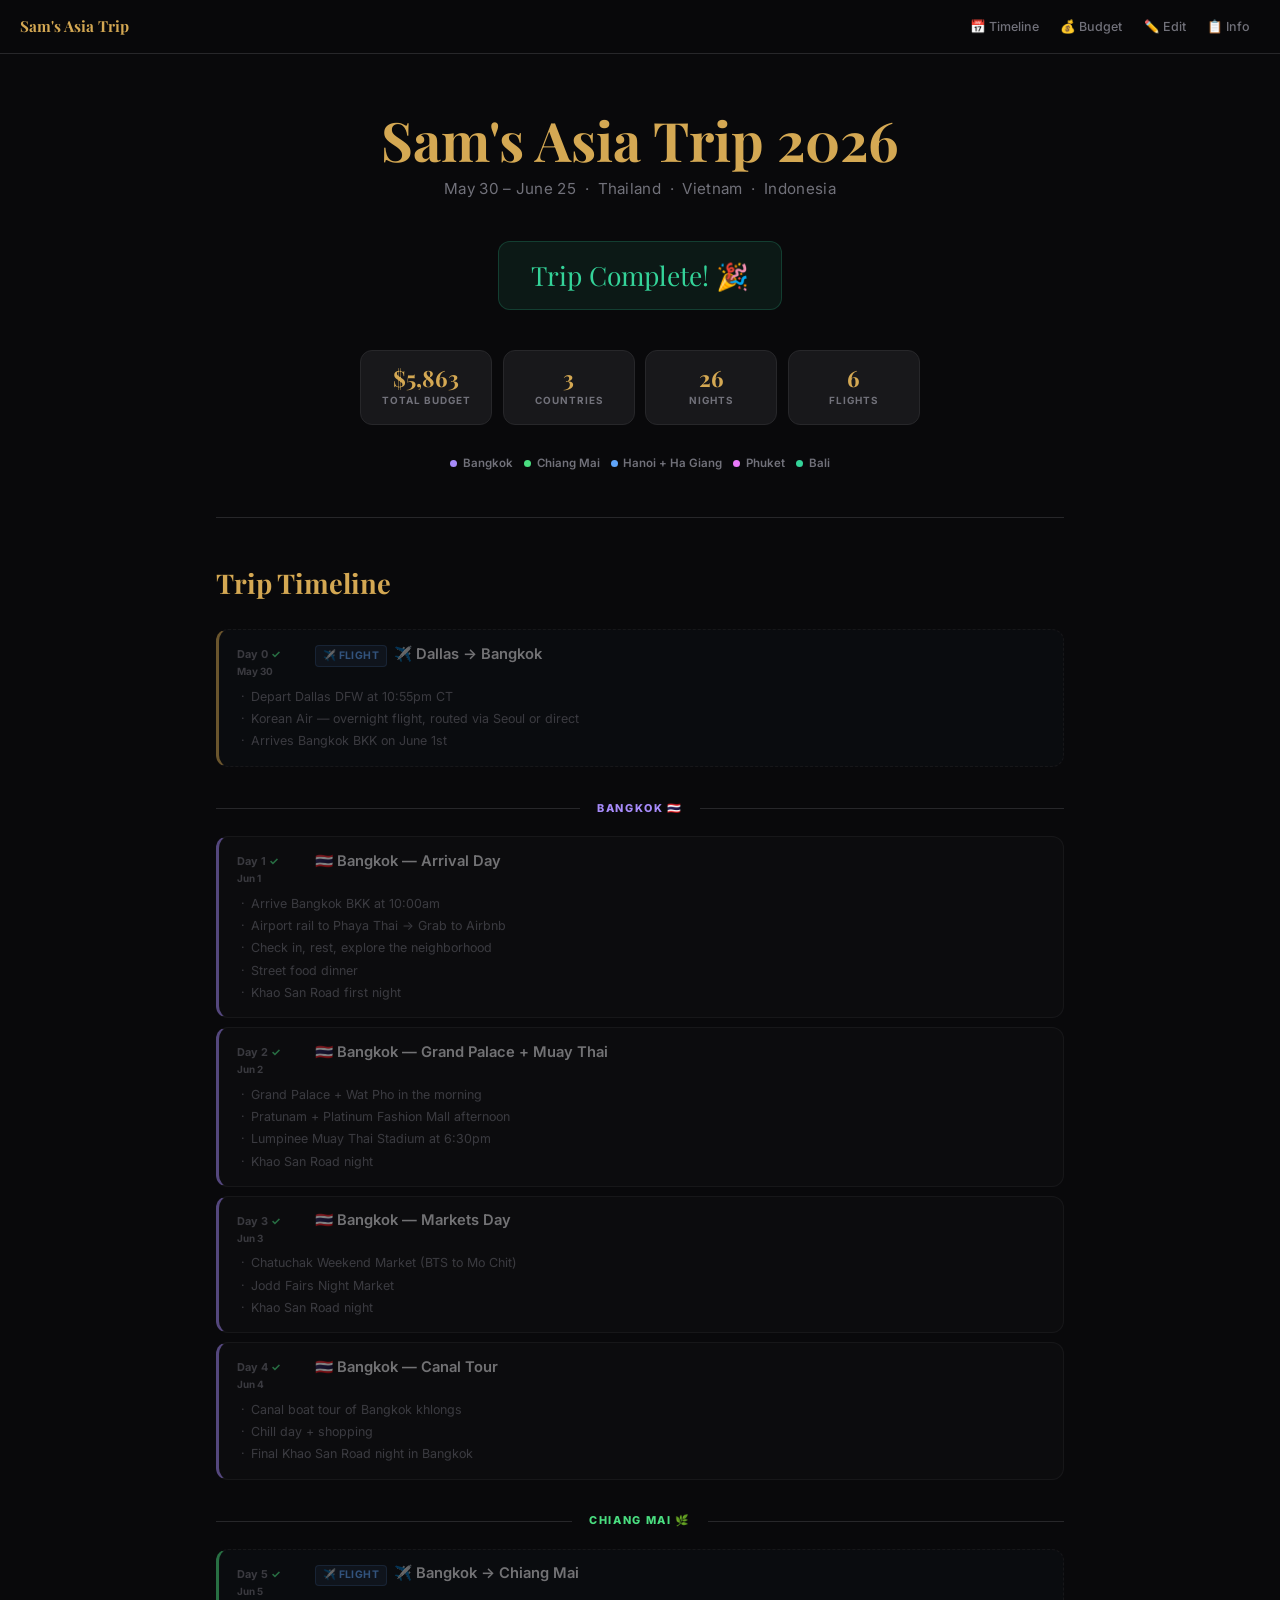
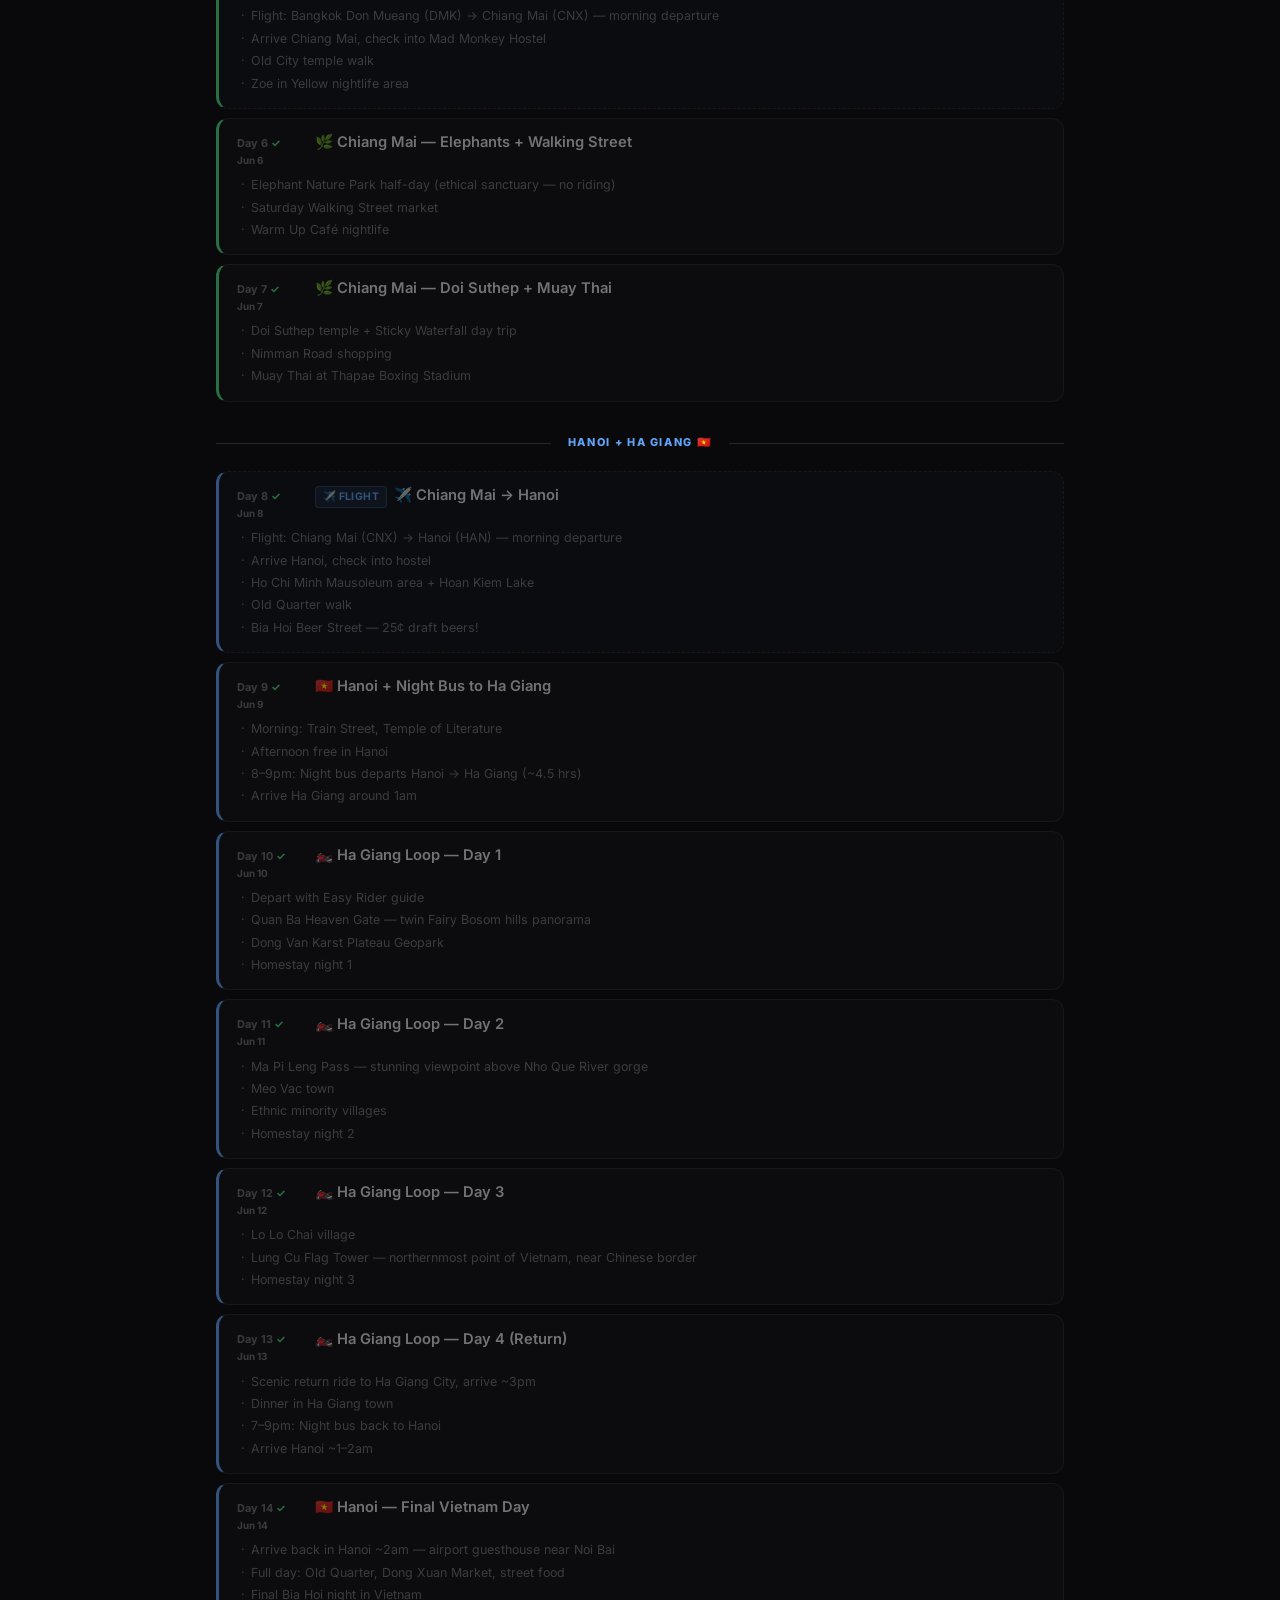
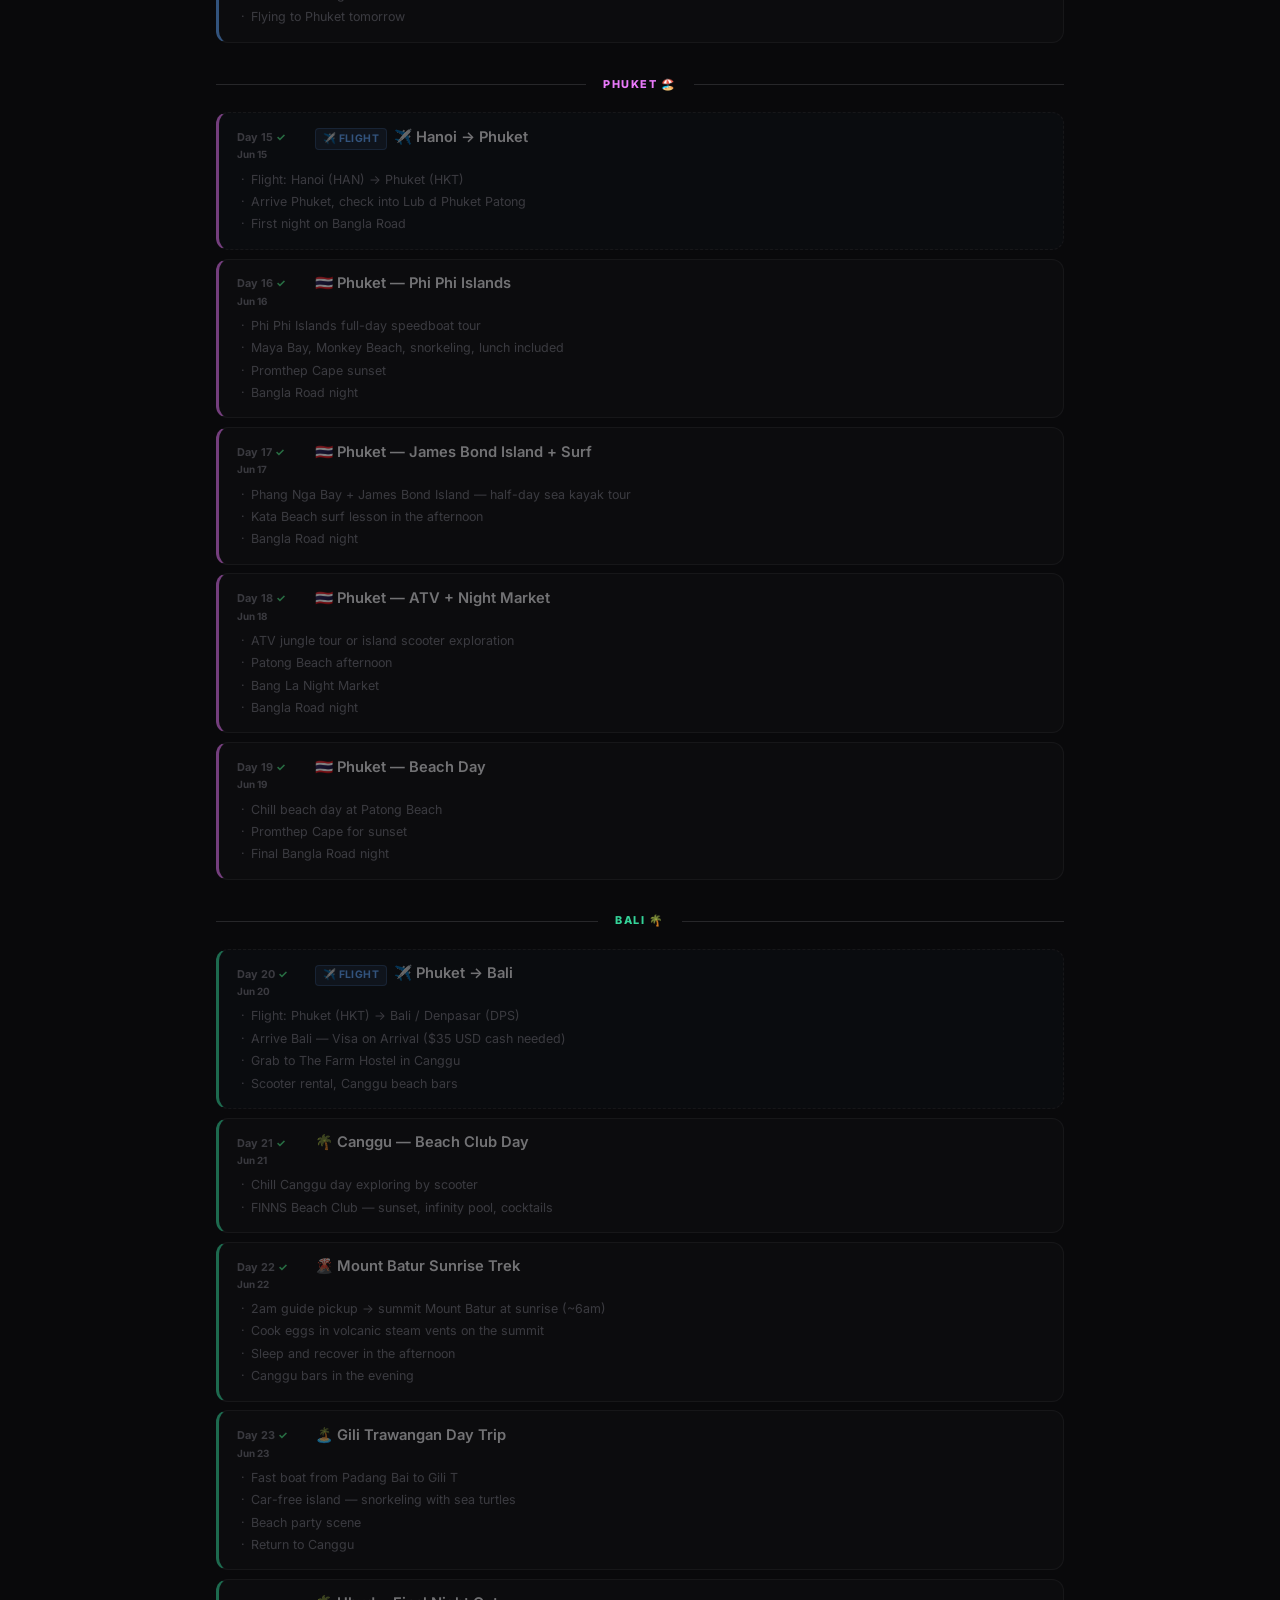
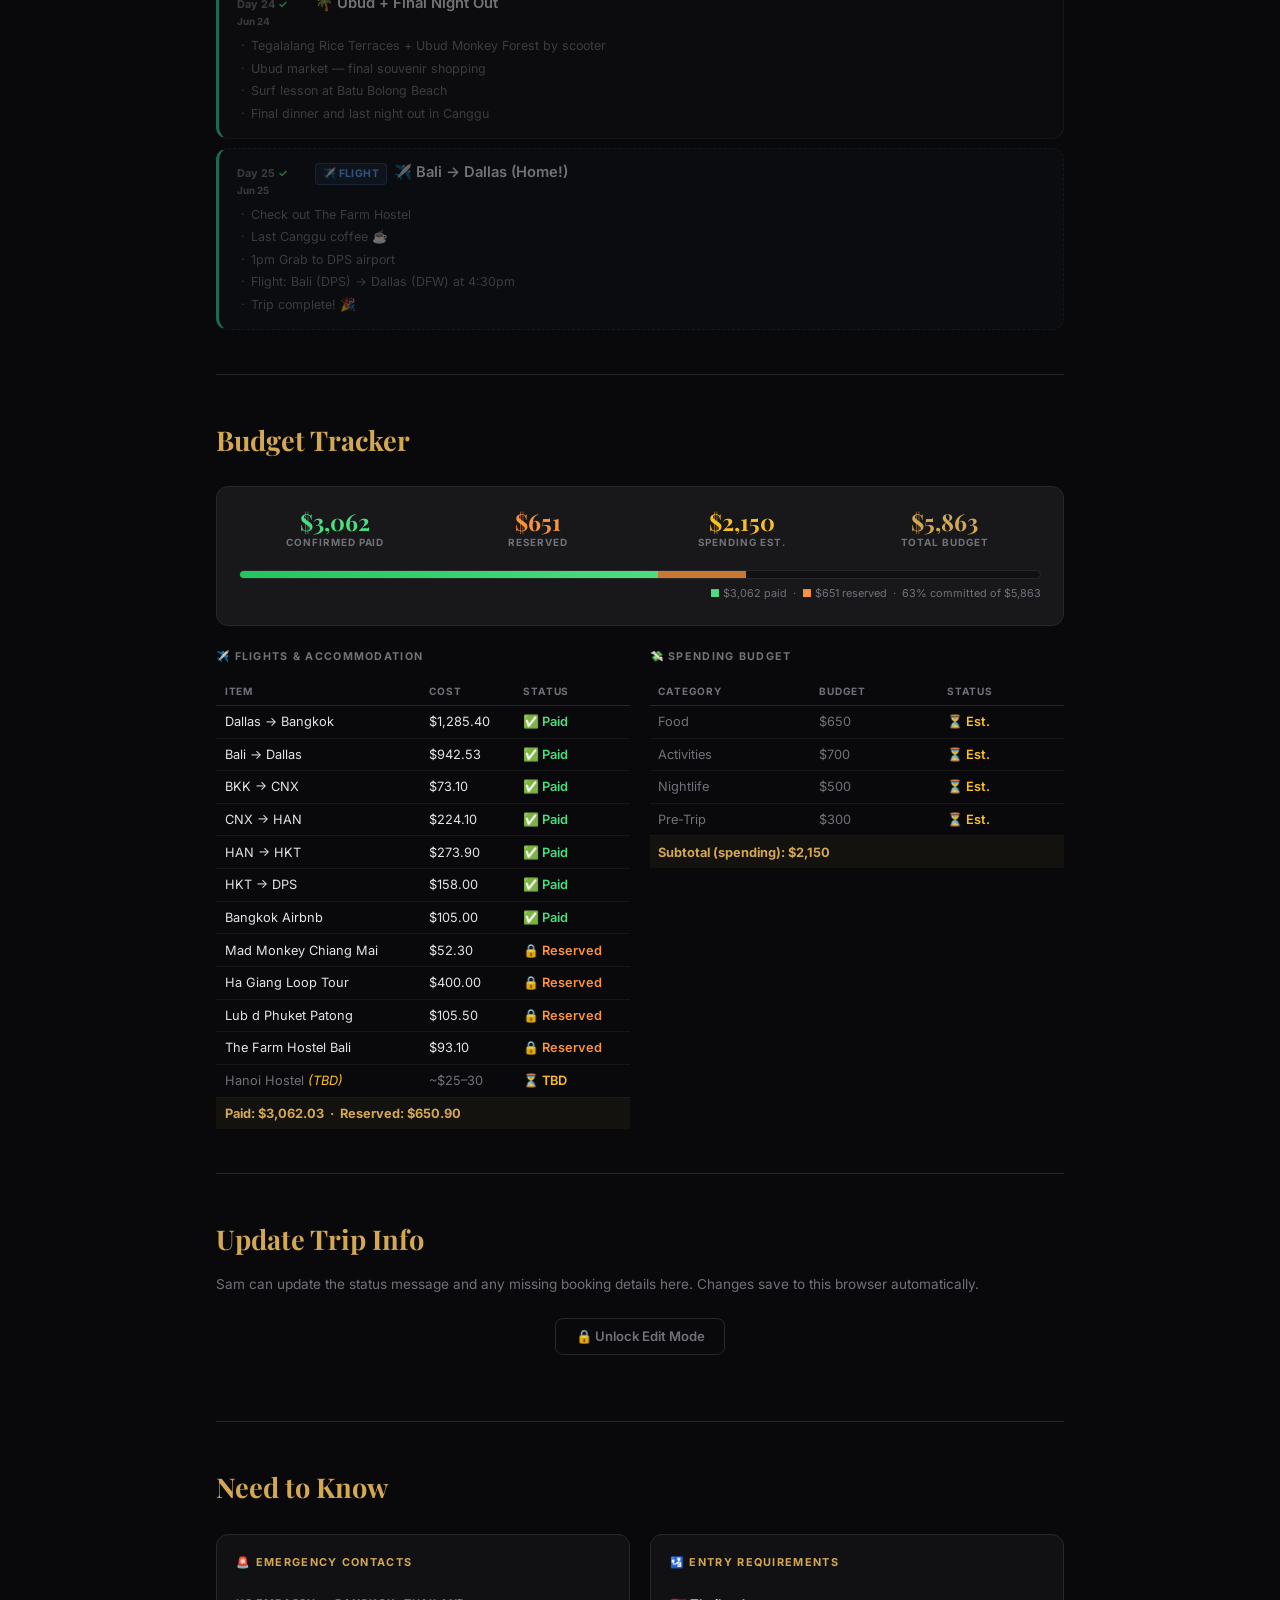
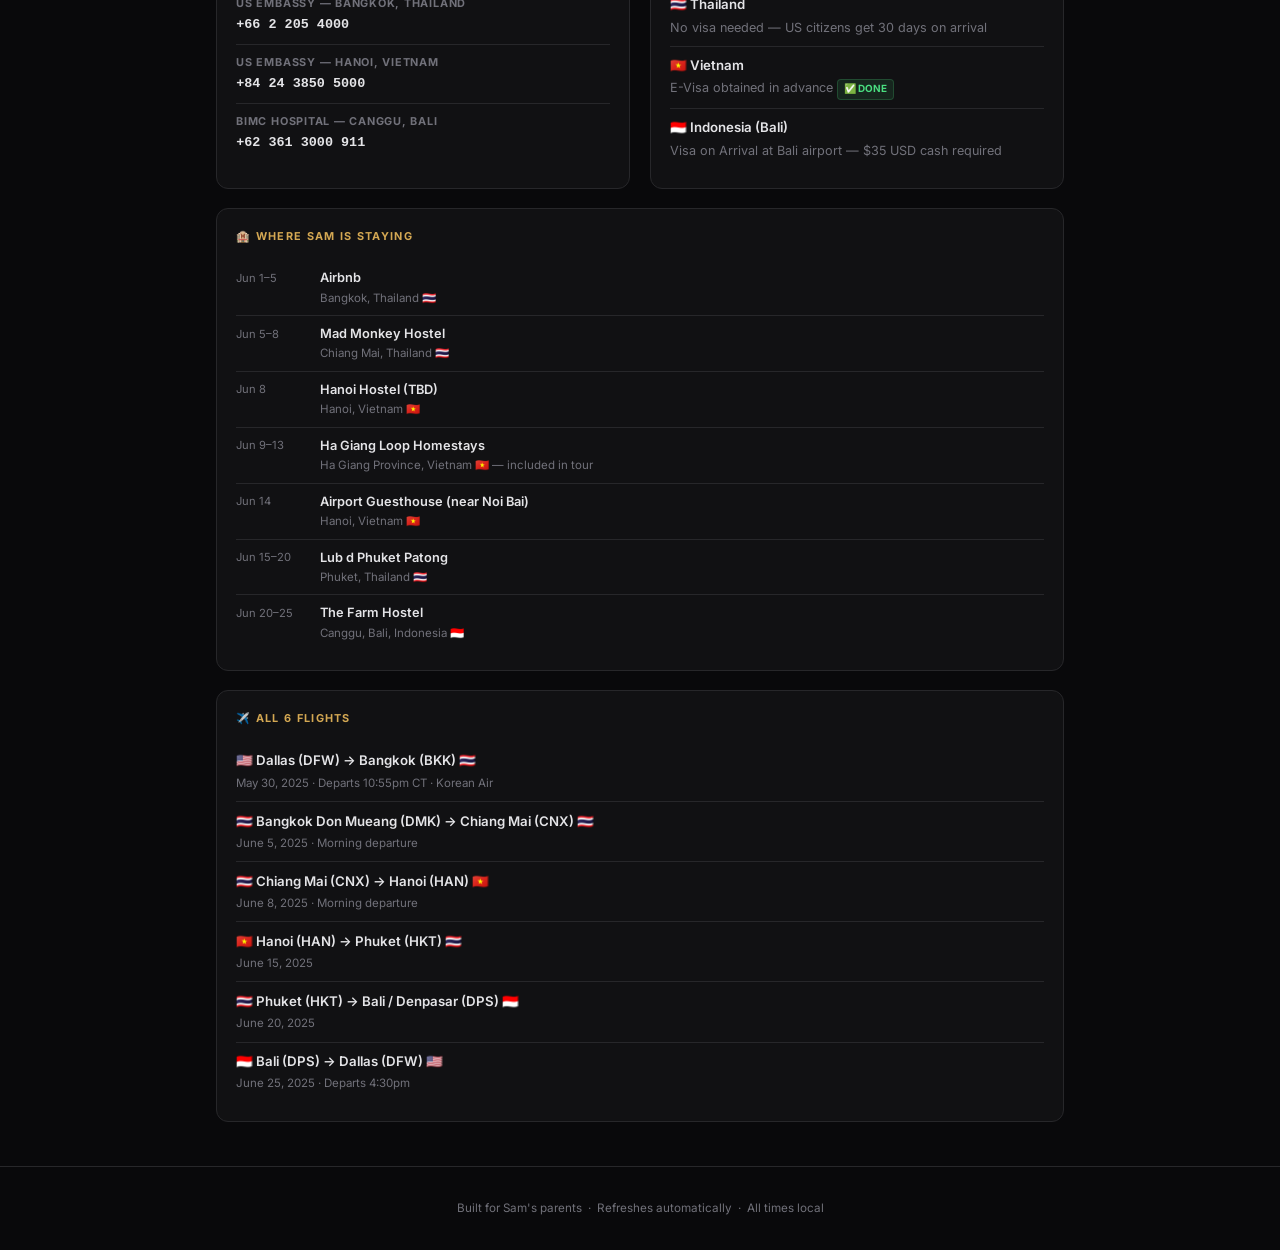
<file: index.html>
<!DOCTYPE html>
<html lang="en">
<head>
<meta charset="UTF-8">
<meta name="viewport" content="width=device-width, initial-scale=1.0">
<title>Sam's Asia Trip 2026</title>
<link rel="preconnect" href="https://fonts.googleapis.com">
<link rel="preconnect" href="https://fonts.gstatic.com" crossorigin>
<link href="https://fonts.googleapis.com/css2?family=Playfair+Display:ital,wght@0,400;0,700;1,400&family=Inter:wght@300;400;500;600;700&display=swap" rel="stylesheet">
<style>
*,*::before,*::after{box-sizing:border-box;margin:0;padding:0}

:root{
  --bg:#09090b;
  --surface:#111113;
  --surface2:#18181b;
  --border:#27272a;
  --text:#e4e4e7;
  --muted:#71717a;
  --gold:#d4a853;
  --bangkok:#a78bfa;
  --chiangmai:#4ade80;
  --vietnam:#60a5fa;
  --phuket:#e879f9;
  --bali:#34d399;
  --paid:#4ade80;
  --reserved:#fb923c;
  --unpaid:#fbbf24;
  --r:12px;
}

html{scroll-behavior:smooth}
body{font-family:'Inter',sans-serif;background:var(--bg);color:var(--text);line-height:1.6;min-height:100vh}

/* ── NAV ── */
nav{
  position:fixed;top:0;left:0;right:0;z-index:200;
  background:rgba(9,9,11,.93);backdrop-filter:blur(16px);-webkit-backdrop-filter:blur(16px);
  border-bottom:1px solid var(--border);
  height:54px;padding:0 1.25rem;
  display:flex;align-items:center;gap:1rem;
}
.nav-brand{
  font-family:'Playfair Display',serif;color:var(--gold);font-size:.95rem;font-weight:700;
  text-decoration:none;white-space:nowrap;margin-right:auto;flex-shrink:0;
}
.nav-links{display:flex;align-items:center;gap:.15rem;overflow-x:auto;scrollbar-width:none;-ms-overflow-style:none}
.nav-links::-webkit-scrollbar{display:none}
.nav-links a{
  color:var(--muted);text-decoration:none;font-size:.78rem;font-weight:500;
  padding:.3rem .6rem;border-radius:6px;white-space:nowrap;transition:color .15s,background .15s;
}
.nav-links a:hover{color:var(--text);background:var(--surface2)}

/* ── LAYOUT ── */
main{padding-top:54px;max-width:880px;margin:0 auto;padding-left:1rem;padding-right:1rem}
section{padding:2.75rem 0}
section+section{border-top:1px solid var(--border)}
h2{font-family:'Playfair Display',serif;font-size:1.7rem;color:var(--gold);margin-bottom:1.5rem}

/* ── STATUS BANNER ── */
#status-banner{
  background:linear-gradient(135deg,rgba(212,168,83,.12),rgba(212,168,83,.05));
  border:1px solid rgba(212,168,83,.35);border-radius:var(--r);
  padding:1rem 1.25rem;margin-bottom:1.75rem;
  font-size:.92rem;display:none;
}
#status-banner.show{display:block}
#status-banner strong{color:var(--gold)}

/* ── HERO ── */
#hero{text-align:center;padding:3.5rem 0 2.75rem;border-top:none!important}
#hero h1{
  font-family:'Playfair Display',serif;
  font-size:clamp(2rem,6vw,3.4rem);color:var(--gold);
  margin-bottom:.45rem;line-height:1.1;
}
#hero .subtitle{color:var(--muted);font-size:.95rem;margin-bottom:2.5rem;letter-spacing:.02em}

/* ── COUNTDOWN ── */
.cd-wrap{margin:0 auto 2.5rem;max-width:580px}
.cd-label{
  font-size:.68rem;font-weight:700;letter-spacing:.15em;text-transform:uppercase;
  color:var(--muted);margin-bottom:.75rem;
}
.cd-units{display:flex;justify-content:center;gap:.65rem;flex-wrap:wrap}
.cd-unit{
  background:var(--surface2);border:1px solid var(--border);border-radius:var(--r);
  padding:.9rem 1.1rem;min-width:76px;text-align:center;
}
.cd-num{
  font-family:'Playfair Display',serif;font-size:2.1rem;font-weight:700;
  color:var(--gold);line-height:1;display:block;
}
.cd-lbl{font-size:.62rem;font-weight:700;letter-spacing:.1em;text-transform:uppercase;color:var(--muted);margin-top:.2rem;display:block}
.cd-badge{
  display:inline-block;font-family:'Playfair Display',serif;font-size:1.65rem;
  padding:1.1rem 2rem;border-radius:var(--r);line-height:1.2;
}
.cd-badge.live{color:var(--gold);background:rgba(212,168,83,.08);border:1px solid rgba(212,168,83,.2)}
.cd-badge.done{color:var(--bali);background:rgba(52,211,153,.08);border:1px solid rgba(52,211,153,.2)}

/* ── STATS ── */
.stats-row{display:grid;grid-template-columns:repeat(4,1fr);gap:.65rem;max-width:560px;margin:0 auto}
.stat-card{background:var(--surface2);border:1px solid var(--border);border-radius:var(--r);padding:.9rem .75rem;text-align:center}
.stat-val{font-family:'Playfair Display',serif;font-size:1.4rem;font-weight:700;color:var(--gold);display:block;line-height:1.1}
.stat-key{font-size:.62rem;font-weight:700;letter-spacing:.1em;text-transform:uppercase;color:var(--muted);margin-top:.2rem;display:block}

/* ── LEGEND ── */
.legend{display:flex;justify-content:center;gap:.7rem;flex-wrap:wrap;margin-top:1.85rem}
.legend-pill{display:flex;align-items:center;gap:.35rem;font-size:.72rem;font-weight:600;color:var(--muted)}
.legend-dot{width:7px;height:7px;border-radius:50%;flex-shrink:0}

/* ── TIMELINE ── */
.timeline{display:flex;flex-direction:column;gap:.55rem}
.dest-header{
  display:flex;align-items:center;gap:.65rem;
  margin:1.5rem 0 .65rem;font-size:.68rem;font-weight:800;
  letter-spacing:.15em;text-transform:uppercase;color:var(--muted);
}
.dest-header::before,.dest-header::after{content:'';flex:1;height:1px;background:var(--border)}
.dest-header span{white-space:nowrap;padding:0 .4rem}

.day-card{
  background:var(--surface);border:1px solid var(--border);
  border-left-width:3px;border-left-style:solid;border-left-color:transparent;
  border-radius:var(--r);
  padding:.9rem 1.1rem;position:relative;overflow:hidden;
  transition:transform .15s,box-shadow .15s;
}
.day-card:hover{transform:translateY(-1px);box-shadow:0 4px 20px rgba(0,0,0,.35)}
.day-card.is-flight{background:rgba(96,165,250,.04);border-top-style:dashed;border-right-style:dashed;border-bottom-style:dashed}
.day-card.is-today{
  background:var(--surface2)!important;
  box-shadow:0 0 0 1px rgba(212,168,83,.3),0 6px 28px rgba(0,0,0,.5)!important;
  border-left-color:var(--gold)!important;
}
.day-card.is-today::after{
  content:'TODAY';position:absolute;top:.7rem;right:.75rem;
  font-size:.58rem;font-weight:800;letter-spacing:.12em;
  color:var(--gold);background:rgba(212,168,83,.12);border:1px solid rgba(212,168,83,.25);
  padding:.18rem .45rem;border-radius:4px;
}
.day-card.is-past{opacity:.48}

.card-head{display:flex;align-items:flex-start;gap:.75rem;margin-bottom:.4rem}
.card-day{
  font-size:.68rem;font-weight:700;color:var(--muted);
  white-space:nowrap;min-width:66px;padding-top:.1rem;flex-shrink:0;
}
.card-date{font-size:.62rem;color:var(--muted);display:block;margin-top:.05rem}
.card-title{font-size:.92rem;font-weight:600;color:var(--text);flex:1;line-height:1.35}
.flight-tag{
  display:inline-flex;align-items:center;gap:.25rem;
  font-size:.65rem;font-weight:700;letter-spacing:.04em;
  background:rgba(96,165,250,.12);border:1px solid rgba(96,165,250,.25);
  color:#60a5fa;padding:.18rem .45rem;border-radius:4px;margin-right:.4rem;
}
.card-acts{margin:0;padding:0;list-style:none;display:flex;flex-direction:column;gap:.15rem}
.card-acts li{font-size:.78rem;color:var(--muted);padding-left:.9rem;position:relative}
.card-acts li::before{content:'·';position:absolute;left:.25rem}

/* ── BUDGET ── */
.budget-summary{
  background:var(--surface2);border:1px solid var(--border);border-radius:var(--r);
  padding:1.4rem;margin-bottom:1.4rem;
}
.budget-nums{display:grid;grid-template-columns:repeat(4,1fr);gap:.75rem;margin-bottom:1.2rem;text-align:center}
.bnum{display:flex;flex-direction:column;gap:.15rem}
.bnum .ba{font-family:'Playfair Display',serif;font-size:1.45rem;font-weight:700;line-height:1}
.bnum .bl{font-size:.62rem;font-weight:700;letter-spacing:.1em;text-transform:uppercase;color:var(--muted)}
.bnum.paid .ba{color:var(--paid)}
.bnum.remaining .ba{color:var(--unpaid)}
.bnum.total .ba{color:var(--gold)}

.pbar-wrap{background:var(--surface);border-radius:99px;height:9px;overflow:hidden;border:1px solid var(--border);display:flex}
.pbar-paid{height:100%;background:linear-gradient(90deg,#22c55e,#4ade80);width:0;transition:width 1.3s cubic-bezier(.4,0,.2,1)}
.pbar-reserved{height:100%;background:var(--reserved);opacity:.8;width:0;transition:width 1.3s .15s cubic-bezier(.4,0,.2,1)}
.pbar-lbl{font-size:.68rem;color:var(--muted);text-align:right;margin-top:.35rem}
.budget-note{
  margin-top:1rem;font-size:.79rem;color:var(--muted);
  padding:.6rem .875rem;background:rgba(212,168,83,.06);
  border-left:2px solid var(--gold);border-radius:0 6px 6px 0;
}

.budget-tables{display:grid;grid-template-columns:1fr 1fr;gap:1.2rem;margin-top:1.4rem}
.btable-wrap h3{
  font-family:'Inter',sans-serif;font-size:.67rem;font-weight:700;
  letter-spacing:.12em;text-transform:uppercase;color:var(--muted);margin-bottom:.7rem;
}
table{width:100%;border-collapse:collapse;font-size:.8rem}
th{
  text-align:left;font-size:.63rem;font-weight:700;letter-spacing:.08em;text-transform:uppercase;
  color:var(--muted);padding:.38rem .55rem;border-bottom:1px solid var(--border);
}
td{padding:.45rem .55rem;border-bottom:1px solid rgba(39,39,42,.5);vertical-align:top;line-height:1.35}
tr:last-child td{border-bottom:none}
.row-paid td{color:var(--text)}
.row-paid .st{color:var(--paid);font-weight:600;white-space:nowrap}
.row-unpaid td{color:var(--muted)}
.row-unpaid .st{color:var(--unpaid);font-weight:600;white-space:nowrap}
.row-reserved td{color:var(--text)}
.row-reserved .st{color:var(--reserved);font-weight:600;white-space:nowrap}
.row-total{background:rgba(212,168,83,.05)}
.row-total td{font-weight:700;color:var(--gold);border-top:1px solid var(--border)!important;border-bottom:none!important}
.tbd{color:var(--unpaid);font-style:italic}

/* ── EDIT ── */
.edit-toggle{text-align:center;margin-bottom:1.4rem}
.btn{
  display:inline-flex;align-items:center;gap:.45rem;
  padding:.6rem 1.2rem;border-radius:8px;font-size:.82rem;font-weight:600;
  cursor:pointer;border:none;font-family:'Inter',sans-serif;transition:all .2s;
}
.btn-outline{background:transparent;border:1px solid var(--border);color:var(--muted)}
.btn-outline:hover{border-color:var(--gold);color:var(--gold);background:rgba(212,168,83,.06)}
.btn-gold{background:var(--gold);color:#000}
.btn-gold:hover{background:#c89940}

.edit-panel{
  background:var(--surface);border:1px solid var(--border);border-radius:var(--r);
  padding:1.4rem;display:none;
}
.edit-panel.open{display:block}

.pw-gate{text-align:center;padding:.5rem}
.pw-gate p{color:var(--muted);font-size:.82rem;margin-bottom:1rem}
.pw-row{display:flex;gap:.5rem;justify-content:center;max-width:300px;margin:0 auto}
.pw-err{color:#ef4444;font-size:.72rem;margin-top:.5rem;display:none}

input[type=password],input[type=text],textarea{
  background:var(--surface2);border:1px solid var(--border);border-radius:8px;
  color:var(--text);font-family:'Inter',sans-serif;font-size:.83rem;
  padding:.58rem .8rem;outline:none;transition:border-color .2s;
}
input[type=password]:focus,input[type=text]:focus,textarea:focus{border-color:var(--gold)}
input.err-shake{border-color:#ef4444;animation:shake .35s}
@keyframes shake{0%,100%{transform:translateX(0)}25%{transform:translateX(-5px)}75%{transform:translateX(5px)}}

.ef-form{display:none}
.ef-form.show{display:block}
.form-grid{display:grid;grid-template-columns:1fr 1fr;gap:.75rem}
.fg{margin-bottom:.9rem}
.fg label{display:block;font-size:.68rem;font-weight:700;color:var(--muted);letter-spacing:.08em;text-transform:uppercase;margin-bottom:.35rem}
.fg input,.fg textarea{width:100%}
textarea{resize:vertical;min-height:80px}
.form-foot{display:flex;align-items:center;justify-content:flex-end;gap:.75rem;margin-top:1.1rem;padding-top:.9rem;border-top:1px solid var(--border)}
.saved-note{font-size:.74rem;color:var(--paid);display:none;align-items:center;gap:.3rem}
.saved-note.show{display:flex}
.ef-section{font-size:.68rem;font-weight:700;letter-spacing:.1em;text-transform:uppercase;color:var(--gold);padding:.75rem 0 .6rem;margin-top:.25rem;border-top:1px solid var(--border)}
.ef-section:first-child{border-top:none;padding-top:0}
select{width:100%;background:var(--surface2);border:1px solid var(--border);border-radius:8px;color:var(--text);font-family:'Inter',sans-serif;font-size:.83rem;padding:.58rem .8rem;outline:none;cursor:pointer;transition:border-color .2s;appearance:none;background-image:url("data:image/svg+xml,%3Csvg xmlns='http://www.w3.org/2000/svg' width='12' height='8' viewBox='0 0 12 8'%3E%3Cpath d='M1 1l5 5 5-5' stroke='%2371717a' stroke-width='1.5' fill='none' stroke-linecap='round'/%3E%3C/svg%3E");background-repeat:no-repeat;background-position:right .75rem center}
select:focus{border-color:var(--gold)}

/* ── INFO ── */
.info-grid{display:grid;grid-template-columns:1fr 1fr;gap:1.2rem}
.info-card{background:var(--surface);border:1px solid var(--border);border-radius:var(--r);padding:1.2rem}
.info-card.full{grid-column:1/-1}
.info-card h3{font-family:'Inter',sans-serif;font-size:.68rem;font-weight:700;letter-spacing:.12em;text-transform:uppercase;color:var(--gold);margin-bottom:.9rem}

.contact-item{padding:.55rem 0;border-bottom:1px solid var(--border)}
.contact-item:last-child{border-bottom:none;padding-bottom:0}
.cl{font-size:.68rem;font-weight:700;color:var(--muted);text-transform:uppercase;letter-spacing:.07em}
.cp{font-size:.84rem;font-weight:600;color:var(--text);font-family:monospace;margin-top:.1rem}

.accom-item{display:flex;gap:.75rem;padding:.5rem 0;border-bottom:1px solid var(--border);font-size:.8rem}
.accom-item:last-child{border-bottom:none}
.accom-dates{color:var(--muted);font-size:.7rem;white-space:nowrap;min-width:72px;padding-top:.1rem;flex-shrink:0}
.accom-name{font-weight:600;color:var(--text)}
.accom-loc{color:var(--muted);font-size:.72rem}

.flight-item{padding:.55rem 0;border-bottom:1px solid var(--border)}
.flight-item:last-child{border-bottom:none}
.flight-route{font-weight:600;color:var(--text);font-size:.83rem}
.flight-dt{font-size:.72rem;color:var(--muted);margin-top:.12rem}

.visa-item{padding:.5rem 0;border-bottom:1px solid var(--border)}
.visa-item:last-child{border-bottom:none}
.vi-country{font-weight:600;color:var(--text);font-size:.83rem;margin-bottom:.15rem}
.vi-info{color:var(--muted);font-size:.79rem}
.badge-ok{display:inline-block;font-size:.62rem;font-weight:700;color:var(--paid);background:rgba(74,222,128,.1);border:1px solid rgba(74,222,128,.2);padding:.1rem .38rem;border-radius:4px;margin-left:.25rem}

/* ── FOOTER ── */
footer{text-align:center;padding:2rem 1rem;color:var(--muted);font-size:.73rem;border-top:1px solid var(--border)}

/* ── RESPONSIVE ── */
@media(max-width:640px){
  .stats-row{grid-template-columns:repeat(2,1fr)}
  .budget-nums{grid-template-columns:repeat(2,1fr)}
  .budget-tables{grid-template-columns:1fr}
  .info-grid{grid-template-columns:1fr}
  .info-card.full{grid-column:auto}
  .form-grid{grid-template-columns:1fr}
}
@media(max-width:400px){
  .cd-unit{min-width:64px;padding:.75rem .85rem}
  .cd-num{font-size:1.8rem}
  .bnum .ba{font-size:1.1rem}
}
</style>
</head>
<body>

<!-- ══ NAV ══ -->
<nav>
  <a href="#hero" class="nav-brand">Sam's Asia Trip</a>
  <div class="nav-links">
    <a href="#timeline">📅 Timeline</a>
    <a href="#budget">💰 Budget</a>
    <a href="#edit">✏️ Edit</a>
    <a href="#info">📋 Info</a>
  </div>
</nav>

<main>

<!-- ══ HERO ══ -->
<section id="hero">

  <div id="status-banner">
    <strong>📍 Status:</strong> <span id="status-text"></span>
  </div>

  <h1>Sam's Asia Trip 2026</h1>
  <p class="subtitle">May 30 – June 25 &nbsp;·&nbsp; Thailand &nbsp;·&nbsp; Vietnam &nbsp;·&nbsp; Indonesia</p>

  <div class="cd-wrap">
    <div class="cd-label" id="cd-label">Departing In</div>
    <div id="cd-display" class="cd-units"></div>
  </div>

  <div class="stats-row">
    <div class="stat-card">
      <span class="stat-val">$5,863</span>
      <span class="stat-key">Total Budget</span>
    </div>
    <div class="stat-card">
      <span class="stat-val">3</span>
      <span class="stat-key">Countries</span>
    </div>
    <div class="stat-card">
      <span class="stat-val">26</span>
      <span class="stat-key">Nights</span>
    </div>
    <div class="stat-card">
      <span class="stat-val">6</span>
      <span class="stat-key">Flights</span>
    </div>
  </div>

  <div class="legend">
    <div class="legend-pill"><div class="legend-dot" style="background:var(--bangkok)"></div>Bangkok</div>
    <div class="legend-pill"><div class="legend-dot" style="background:var(--chiangmai)"></div>Chiang Mai</div>
    <div class="legend-pill"><div class="legend-dot" style="background:var(--vietnam)"></div>Hanoi + Ha Giang</div>
    <div class="legend-pill"><div class="legend-dot" style="background:var(--phuket)"></div>Phuket</div>
    <div class="legend-pill"><div class="legend-dot" style="background:var(--bali)"></div>Bali</div>
  </div>

</section>

<!-- ══ TIMELINE ══ -->
<section id="timeline">
  <h2>Trip Timeline</h2>
  <div class="timeline" id="timeline-container"></div>
</section>

<!-- ══ BUDGET ══ -->
<section id="budget">
  <h2>Budget Tracker</h2>

  <div class="budget-summary">
    <div class="budget-nums">
      <div class="bnum paid">
        <span class="ba" id="bn-paid">$3,062</span>
        <span class="bl">Confirmed Paid</span>
      </div>
      <div class="bnum" style="--ba-color:var(--reserved)">
        <span class="ba" style="color:var(--reserved)" id="bn-reserved">$651</span>
        <span class="bl">Reserved</span>
      </div>
      <div class="bnum" style="--ba-color:var(--unpaid)">
        <span class="ba" style="color:var(--unpaid)" id="bn-spending">$2,750</span>
        <span class="bl">Spending Est.</span>
      </div>
      <div class="bnum total">
        <span class="ba">$5,863</span>
        <span class="bl">Total Budget</span>
      </div>
    </div>
    <div class="pbar-wrap"><div class="pbar-paid" id="pbar-paid"></div><div class="pbar-reserved" id="pbar-res"></div></div>
    <div class="pbar-lbl"><span style="color:var(--paid)">■</span> $3,062 paid &nbsp;·&nbsp; <span style="color:var(--reserved)">■</span> $651 reserved &nbsp;·&nbsp; 57% committed of $6,463</div>
  </div>

  <div class="budget-tables">
    <div class="btable-wrap">
      <h3>✈️ Flights &amp; Accommodation</h3>
      <table>
        <thead><tr><th>Item</th><th>Cost</th><th>Status</th></tr></thead>
        <tbody>
          <tr class="row-paid"><td>Dallas → Bangkok</td><td>$1,285.40</td><td class="st">✅ Paid</td></tr>
          <tr class="row-paid"><td>Bali → Dallas</td><td>$942.53</td><td class="st">✅ Paid</td></tr>
          <tr class="row-paid"><td>BKK → CNX</td><td>$73.10</td><td class="st">✅ Paid</td></tr>
          <tr class="row-paid"><td>CNX → HAN</td><td>$224.10</td><td class="st">✅ Paid</td></tr>
          <tr class="row-paid"><td>HAN → HKT</td><td>$273.90</td><td class="st">✅ Paid</td></tr>
          <tr class="row-paid"><td>HKT → DPS</td><td>$158.00</td><td class="st">✅ Paid</td></tr>
          <tr class="row-paid"><td>Bangkok Airbnb</td><td>$105.00</td><td class="st">✅ Paid</td></tr>
          <tr id="row-madmonkey" class="row-reserved"><td>Mad Monkey Chiang Mai</td><td>$52.30</td><td class="st">🔒 Reserved</td></tr>
          <tr id="row-hagiang" class="row-reserved"><td>Ha Giang Loop Tour</td><td>$400.00</td><td class="st">🔒 Reserved</td></tr>
          <tr id="row-lubd" class="row-reserved"><td>Lub d Phuket Patong</td><td>$105.50</td><td class="st">🔒 Reserved</td></tr>
          <tr id="row-farm" class="row-reserved"><td>The Farm Hostel Bali</td><td>$93.10</td><td class="st">🔒 Reserved</td></tr>
          <tr class="row-unpaid">
            <td>Hanoi Hostel <span class="tbd" id="hanoi-name-display">(TBD)</span></td>
            <td><span id="hanoi-cost-display">~$25–30</span></td>
            <td class="st">⏳ TBD</td>
          </tr>
          <tr class="row-total"><td colspan="3"><strong>Paid: $3,062.03 &nbsp;·&nbsp; Reserved: $650.90</strong></td></tr>
        </tbody>
      </table>
    </div>

    <div class="btable-wrap">
      <h3>💸 Spending Budget</h3>
      <table>
        <thead><tr><th>Category</th><th>Budget</th><th>Status</th></tr></thead>
        <tbody>
          <tr class="row-unpaid"><td>Food</td><td id="sp-food">$650</td><td class="st">⏳ Est.</td></tr>
          <tr class="row-unpaid"><td>Activities</td><td id="sp-acts">$700</td><td class="st">⏳ Est.</td></tr>
          <tr class="row-unpaid"><td>Nightlife</td><td id="sp-night">$500</td><td class="st">⏳ Est.</td></tr>
          <tr class="row-unpaid"><td>Pre-Trip</td><td id="sp-pre">$300</td><td class="st">⏳ Est.</td></tr>
          <tr class="row-total"><td colspan="3"><strong id="spending-subtotal">Subtotal (spending): $2,150</strong></td></tr>
        </tbody>
      </table>
    </div>
  </div>
</section>

<!-- ══ EDIT ══ -->
<section id="edit">
  <h2>Update Trip Info</h2>
  <p style="color:var(--muted);font-size:.85rem;margin-top:-.75rem;margin-bottom:1.4rem">
    Sam can update the status message and any missing booking details here. Changes save to this browser automatically.
  </p>

  <div class="edit-toggle">
    <button class="btn btn-outline" id="edit-btn" onclick="toggleEdit()">🔒 Unlock Edit Mode</button>
  </div>

  <div class="edit-panel" id="edit-panel">
    <div class="pw-gate" id="pw-gate">
      <p>Enter the password to edit trip information</p>
      <div class="pw-row">
        <input type="password" id="pw-input" placeholder="Password" onkeydown="if(event.key==='Enter')checkPw()">
        <button class="btn btn-gold" onclick="checkPw()">Unlock</button>
      </div>
      <p class="pw-err" id="pw-err">Incorrect password — try again</p>
    </div>

    <div class="ef-form" id="ef-form">

      <div class="ef-section">Bookings &amp; Info</div>
      <div class="form-grid">
        <div class="fg">
          <label>Hanoi Hostel Name</label>
          <input type="text" id="ef-hanoi-name" placeholder="e.g. Old Quarter Backpackers">
        </div>
        <div class="fg">
          <label>Hanoi Hostel Cost</label>
          <input type="text" id="ef-hanoi-cost" placeholder="e.g. $28 / night">
        </div>
      </div>
      <div class="fg">
        <label>Ha Giang Tour Company</label>
        <input type="text" id="ef-hagiang" placeholder="e.g. Ha Giang Adventure Tours">
      </div>

      <div class="ef-section">Accommodation Status</div>
      <div class="form-grid">
        <div class="fg">
          <label>Mad Monkey Chiang Mai — $52.30</label>
          <select id="ef-madmonkey"><option value="reserved">🔒 Reserved — not paid</option><option value="paid">✅ Paid</option></select>
        </div>
        <div class="fg">
          <label>Ha Giang Loop Tour — $400.00</label>
          <select id="ef-hagiang-status"><option value="reserved">🔒 Reserved — not paid</option><option value="paid">✅ Paid</option></select>
        </div>
        <div class="fg">
          <label>Lub d Phuket Patong — $105.50</label>
          <select id="ef-lubd"><option value="reserved">🔒 Reserved — not paid</option><option value="paid">✅ Paid</option></select>
        </div>
        <div class="fg">
          <label>The Farm Hostel Bali — $93.10</label>
          <select id="ef-farm"><option value="reserved">🔒 Reserved — not paid</option><option value="paid">✅ Paid</option></select>
        </div>
      </div>

      <div class="ef-section">Spending Budget</div>
      <div class="form-grid">
        <div class="fg"><label>Food</label><input type="text" id="ef-food" placeholder="$650"></div>
        <div class="fg"><label>Activities</label><input type="text" id="ef-acts" placeholder="$700"></div>
        <div class="fg"><label>Nightlife</label><input type="text" id="ef-night" placeholder="$500"></div>
        <div class="fg"><label>Pre-Trip</label><input type="text" id="ef-pre" placeholder="$300"></div>
      </div>

      <div class="ef-section">Status Message for Parents</div>
      <div class="fg">
        <textarea id="ef-status" placeholder="e.g. Currently in Chiang Mai — everything's great! Had an incredible time at the elephant sanctuary today."></textarea>
      </div>

      <div class="form-foot">
        <div class="saved-note" id="saved-note">✓ Saved!</div>
        <button class="btn btn-gold" onclick="saveEdits()">Save Changes</button>
      </div>
    </div>
  </div>
</section>

<!-- ══ NEED TO KNOW ══ -->
<section id="info">
  <h2>Need to Know</h2>
  <div class="info-grid">

    <div class="info-card">
      <h3>🚨 Emergency Contacts</h3>
      <div class="contact-item">
        <div class="cl">US Embassy — Bangkok, Thailand</div>
        <div class="cp">+66 2 205 4000</div>
      </div>
      <div class="contact-item">
        <div class="cl">US Embassy — Hanoi, Vietnam</div>
        <div class="cp">+84 24 3850 5000</div>
      </div>
      <div class="contact-item">
        <div class="cl">BIMC Hospital — Canggu, Bali</div>
        <div class="cp">+62 361 3000 911</div>
      </div>
    </div>

    <div class="info-card">
      <h3>🛂 Entry Requirements</h3>
      <div class="visa-item">
        <div class="vi-country">🇹🇭 Thailand</div>
        <div class="vi-info">No visa needed — US citizens get 30 days on arrival</div>
      </div>
      <div class="visa-item">
        <div class="vi-country">🇻🇳 Vietnam</div>
        <div class="vi-info">E-Visa obtained in advance<span class="badge-ok">✅ DONE</span></div>
      </div>
      <div class="visa-item">
        <div class="vi-country">🇮🇩 Indonesia (Bali)</div>
        <div class="vi-info">Visa on Arrival at Bali airport — $35 USD cash required</div>
      </div>
    </div>

    <div class="info-card full">
      <h3>🏨 Where Sam Is Staying</h3>
      <div class="accom-item">
        <div class="accom-dates">Jun 1–5</div>
        <div><div class="accom-name">Airbnb</div><div class="accom-loc">Bangkok, Thailand 🇹🇭</div></div>
      </div>
      <div class="accom-item">
        <div class="accom-dates">Jun 5–8</div>
        <div><div class="accom-name">Mad Monkey Hostel</div><div class="accom-loc">Chiang Mai, Thailand 🇹🇭</div></div>
      </div>
      <div class="accom-item">
        <div class="accom-dates">Jun 8</div>
        <div>
          <div class="accom-name" id="hanoi-accom-display">Hanoi Hostel (TBD)</div>
          <div class="accom-loc">Hanoi, Vietnam 🇻🇳</div>
        </div>
      </div>
      <div class="accom-item">
        <div class="accom-dates">Jun 9–13</div>
        <div><div class="accom-name">Ha Giang Loop Homestays</div><div class="accom-loc">Ha Giang Province, Vietnam 🇻🇳 — included in tour</div></div>
      </div>
      <div class="accom-item">
        <div class="accom-dates">Jun 14</div>
        <div><div class="accom-name">Airport Guesthouse (near Noi Bai)</div><div class="accom-loc">Hanoi, Vietnam 🇻🇳</div></div>
      </div>
      <div class="accom-item">
        <div class="accom-dates">Jun 15–20</div>
        <div><div class="accom-name">Lub d Phuket Patong</div><div class="accom-loc">Phuket, Thailand 🇹🇭</div></div>
      </div>
      <div class="accom-item">
        <div class="accom-dates">Jun 20–25</div>
        <div><div class="accom-name">The Farm Hostel</div><div class="accom-loc">Canggu, Bali, Indonesia 🇮🇩</div></div>
      </div>
    </div>

    <div class="info-card full">
      <h3>✈️ All 6 Flights</h3>
      <div class="flight-item">
        <div class="flight-route">🇺🇸 Dallas (DFW) → Bangkok (BKK) 🇹🇭</div>
        <div class="flight-dt">May 30, 2025 · Departs 10:55pm CT · Korean Air</div>
      </div>
      <div class="flight-item">
        <div class="flight-route">🇹🇭 Bangkok Don Mueang (DMK) → Chiang Mai (CNX) 🇹🇭</div>
        <div class="flight-dt">June 5, 2025 · Morning departure</div>
      </div>
      <div class="flight-item">
        <div class="flight-route">🇹🇭 Chiang Mai (CNX) → Hanoi (HAN) 🇻🇳</div>
        <div class="flight-dt">June 8, 2025 · Morning departure</div>
      </div>
      <div class="flight-item">
        <div class="flight-route">🇻🇳 Hanoi (HAN) → Phuket (HKT) 🇹🇭</div>
        <div class="flight-dt">June 15, 2025</div>
      </div>
      <div class="flight-item">
        <div class="flight-route">🇹🇭 Phuket (HKT) → Bali / Denpasar (DPS) 🇮🇩</div>
        <div class="flight-dt">June 20, 2025</div>
      </div>
      <div class="flight-item">
        <div class="flight-route">🇮🇩 Bali (DPS) → Dallas (DFW) 🇺🇸</div>
        <div class="flight-dt">June 25, 2025 · Departs 4:30pm</div>
      </div>
    </div>

  </div>
</section>

</main>

<footer>
  Built for Sam's parents &nbsp;·&nbsp; Refreshes automatically &nbsp;·&nbsp; All times local
</footer>

<script>
// ── TRIP CONFIG ───────────────────────────────────────────────────────────

const DEPARTURE = new Date('2026-05-30T22:55:00-05:00');
const TRIP_END  = new Date('2026-06-26T04:00:00+00:00');

const DESTS = {
  pre:       { color:'#d4a853', label:'Departure Day' },
  bangkok:   { color:'#a78bfa', label:'Bangkok 🇹🇭' },
  chiangmai: { color:'#4ade80', label:'Chiang Mai 🌿' },
  vietnam:   { color:'#60a5fa', label:'Hanoi + Ha Giang 🇻🇳' },
  phuket:    { color:'#e879f9', label:'Phuket 🏖️' },
  bali:      { color:'#34d399', label:'Bali 🌴' },
};

const ITINERARY = [
  {
    day:0, date:'2026-05-30', dest:'pre', flag:'✈️',
    city:'Dallas → Bangkok', isFlight:true,
    acts:[
      'Depart Dallas DFW at 10:55pm CT',
      'Korean Air — overnight flight, routed via Seoul or direct',
      'Arrives Bangkok BKK on June 1st'
    ]
  },
  {
    day:1, date:'2026-06-01', dest:'bangkok', flag:'🇹🇭',
    city:'Bangkok — Arrival Day',
    acts:[
      'Arrive Bangkok BKK at 10:00am',
      'Airport rail to Phaya Thai → Grab to Airbnb',
      'Check in, rest, explore the neighborhood',
      'Street food dinner',
      'Khao San Road first night'
    ]
  },
  {
    day:2, date:'2026-06-02', dest:'bangkok', flag:'🇹🇭',
    city:'Bangkok — Grand Palace + Muay Thai',
    acts:[
      'Grand Palace + Wat Pho in the morning',
      'Pratunam + Platinum Fashion Mall afternoon',
      'Lumpinee Muay Thai Stadium at 6:30pm',
      'Khao San Road night'
    ]
  },
  {
    day:3, date:'2026-06-03', dest:'bangkok', flag:'🇹🇭',
    city:'Bangkok — Markets Day',
    acts:[
      'Chatuchak Weekend Market (BTS to Mo Chit)',
      'Jodd Fairs Night Market',
      'Khao San Road night'
    ]
  },
  {
    day:4, date:'2026-06-04', dest:'bangkok', flag:'🇹🇭',
    city:'Bangkok — Canal Tour',
    acts:[
      'Canal boat tour of Bangkok khlongs',
      'Chill day + shopping',
      'Final Khao San Road night in Bangkok'
    ]
  },
  {
    day:5, date:'2026-06-05', dest:'chiangmai', flag:'✈️',
    city:'Bangkok → Chiang Mai', isFlight:true,
    acts:[
      'Flight: Bangkok Don Mueang (DMK) → Chiang Mai (CNX) — morning departure',
      'Arrive Chiang Mai, check into Mad Monkey Hostel',
      'Old City temple walk',
      'Zoe in Yellow nightlife area'
    ]
  },
  {
    day:6, date:'2026-06-06', dest:'chiangmai', flag:'🌿',
    city:'Chiang Mai — Elephants + Walking Street',
    acts:[
      'Elephant Nature Park half-day (ethical sanctuary — no riding)',
      'Saturday Walking Street market',
      'Warm Up Café nightlife'
    ]
  },
  {
    day:7, date:'2026-06-07', dest:'chiangmai', flag:'🌿',
    city:'Chiang Mai — Doi Suthep + Muay Thai',
    acts:[
      'Doi Suthep temple + Sticky Waterfall day trip',
      'Nimman Road shopping',
      'Muay Thai at Thapae Boxing Stadium'
    ]
  },
  {
    day:8, date:'2026-06-08', dest:'vietnam', flag:'✈️',
    city:'Chiang Mai → Hanoi', isFlight:true,
    acts:[
      'Flight: Chiang Mai (CNX) → Hanoi (HAN) — morning departure',
      'Arrive Hanoi, check into hostel',
      'Ho Chi Minh Mausoleum area + Hoan Kiem Lake',
      'Old Quarter walk',
      'Bia Hoi Beer Street — 25¢ draft beers!'
    ]
  },
  {
    day:9, date:'2026-06-09', dest:'vietnam', flag:'🇻🇳',
    city:'Hanoi + Night Bus to Ha Giang',
    acts:[
      'Morning: Train Street, Temple of Literature',
      'Afternoon free in Hanoi',
      '8–9pm: Night bus departs Hanoi → Ha Giang (~4.5 hrs)',
      'Arrive Ha Giang around 1am'
    ]
  },
  {
    day:10, date:'2026-06-10', dest:'vietnam', flag:'🏍️',
    city:'Ha Giang Loop — Day 1',
    acts:[
      'Depart with Easy Rider guide',
      'Quan Ba Heaven Gate — twin Fairy Bosom hills panorama',
      'Dong Van Karst Plateau Geopark',
      'Homestay night 1'
    ]
  },
  {
    day:11, date:'2026-06-11', dest:'vietnam', flag:'🏍️',
    city:'Ha Giang Loop — Day 2',
    acts:[
      'Ma Pi Leng Pass — stunning viewpoint above Nho Que River gorge',
      'Meo Vac town',
      'Ethnic minority villages',
      'Homestay night 2'
    ]
  },
  {
    day:12, date:'2026-06-12', dest:'vietnam', flag:'🏍️',
    city:'Ha Giang Loop — Day 3',
    acts:[
      'Lo Lo Chai village',
      'Lung Cu Flag Tower — northernmost point of Vietnam, near Chinese border',
      'Homestay night 3'
    ]
  },
  {
    day:13, date:'2026-06-13', dest:'vietnam', flag:'🏍️',
    city:'Ha Giang Loop — Day 4 (Return)',
    acts:[
      'Scenic return ride to Ha Giang City, arrive ~3pm',
      'Dinner in Ha Giang town',
      '7–9pm: Night bus back to Hanoi',
      'Arrive Hanoi ~1–2am'
    ]
  },
  {
    day:14, date:'2026-06-14', dest:'vietnam', flag:'🇻🇳',
    city:'Hanoi — Final Vietnam Day',
    acts:[
      'Arrive back in Hanoi ~2am — airport guesthouse near Noi Bai',
      'Full day: Old Quarter, Dong Xuan Market, street food',
      'Final Bia Hoi night in Vietnam',
      'Flying to Phuket tomorrow'
    ]
  },
  {
    day:15, date:'2026-06-15', dest:'phuket', flag:'✈️',
    city:'Hanoi → Phuket', isFlight:true,
    acts:[
      'Flight: Hanoi (HAN) → Phuket (HKT)',
      'Arrive Phuket, check into Lub d Phuket Patong',
      'First night on Bangla Road'
    ]
  },
  {
    day:16, date:'2026-06-16', dest:'phuket', flag:'🇹🇭',
    city:'Phuket — Phi Phi Islands',
    acts:[
      'Phi Phi Islands full-day speedboat tour',
      'Maya Bay, Monkey Beach, snorkeling, lunch included',
      'Promthep Cape sunset',
      'Bangla Road night'
    ]
  },
  {
    day:17, date:'2026-06-17', dest:'phuket', flag:'🇹🇭',
    city:'Phuket — James Bond Island + Surf',
    acts:[
      'Phang Nga Bay + James Bond Island — half-day sea kayak tour',
      'Kata Beach surf lesson in the afternoon',
      'Bangla Road night'
    ]
  },
  {
    day:18, date:'2026-06-18', dest:'phuket', flag:'🇹🇭',
    city:'Phuket — ATV + Night Market',
    acts:[
      'ATV jungle tour or island scooter exploration',
      'Patong Beach afternoon',
      'Bang La Night Market',
      'Bangla Road night'
    ]
  },
  {
    day:19, date:'2026-06-19', dest:'phuket', flag:'🇹🇭',
    city:'Phuket — Beach Day',
    acts:[
      'Chill beach day at Patong Beach',
      'Promthep Cape for sunset',
      'Final Bangla Road night'
    ]
  },
  {
    day:20, date:'2026-06-20', dest:'bali', flag:'✈️',
    city:'Phuket → Bali', isFlight:true,
    acts:[
      'Flight: Phuket (HKT) → Bali / Denpasar (DPS)',
      'Arrive Bali — Visa on Arrival ($35 USD cash needed)',
      'Grab to The Farm Hostel in Canggu',
      'Scooter rental, Canggu beach bars'
    ]
  },
  {
    day:21, date:'2026-06-21', dest:'bali', flag:'🌴',
    city:'Canggu — Beach Club Day',
    acts:[
      'Chill Canggu day exploring by scooter',
      'FINNS Beach Club — sunset, infinity pool, cocktails'
    ]
  },
  {
    day:22, date:'2026-06-22', dest:'bali', flag:'🌋',
    city:'Mount Batur Sunrise Trek',
    acts:[
      '2am guide pickup → summit Mount Batur at sunrise (~6am)',
      'Cook eggs in volcanic steam vents on the summit',
      'Sleep and recover in the afternoon',
      'Canggu bars in the evening'
    ]
  },
  {
    day:23, date:'2026-06-23', dest:'bali', flag:'🏝️',
    city:'Gili Trawangan Day Trip',
    acts:[
      'Fast boat from Padang Bai to Gili T',
      'Car-free island — snorkeling with sea turtles',
      'Beach party scene',
      'Return to Canggu'
    ]
  },
  {
    day:24, date:'2026-06-24', dest:'bali', flag:'🌴',
    city:'Ubud + Final Night Out',
    acts:[
      'Tegalalang Rice Terraces + Ubud Monkey Forest by scooter',
      'Ubud market — final souvenir shopping',
      'Surf lesson at Batu Bolong Beach',
      'Final dinner and last night out in Canggu'
    ]
  },
  {
    day:25, date:'2026-06-25', dest:'bali', flag:'✈️',
    city:'Bali → Dallas (Home!)', isFlight:true,
    acts:[
      'Check out The Farm Hostel',
      'Last Canggu coffee ☕',
      '1pm Grab to DPS airport',
      'Flight: Bali (DPS) → Dallas (DFW) at 4:30pm',
      'Trip complete! 🎉'
    ]
  }
];

// Build date → day lookup
const DATE_TO_DAY = {};
ITINERARY.forEach(i => { DATE_TO_DAY[i.date] = i.day; });

// ── COUNTDOWN ─────────────────────────────────────────────────────────────

function pad(n){ return String(n).padStart(2,'0'); }

function updateCountdown(){
  const now  = new Date();
  const disp = document.getElementById('cd-display');
  const lbl  = document.getElementById('cd-label');

  if(now < DEPARTURE){
    const diff = DEPARTURE - now;
    const days = Math.floor(diff / 864e5);
    const hrs  = Math.floor((diff % 864e5) / 36e5);
    const mins = Math.floor((diff % 36e5) / 6e4);
    const secs = Math.floor((diff % 6e4) / 1e3);
    lbl.textContent = 'Departing In';
    disp.innerHTML =
      unit(days,'Days') + unit(pad(hrs),'Hours') +
      unit(pad(mins),'Mins') + unit(pad(secs),'Secs');
  } else if(now <= TRIP_END){
    const todayStr = localDateStr(now);
    const dayNum   = DATE_TO_DAY[todayStr] !== undefined
      ? DATE_TO_DAY[todayStr]
      : Math.min(Math.floor((now - DEPARTURE) / 864e5), 25);
    lbl.textContent = 'Currently On Trip';
    disp.innerHTML = `<div class="cd-badge live">Day ${dayNum} of 25</div>`;
  } else {
    lbl.textContent = '';
    disp.innerHTML = `<div class="cd-badge done">Trip Complete! 🎉</div>`;
  }
}

function unit(n, l){
  return `<div class="cd-unit"><span class="cd-num">${n}</span><span class="cd-lbl">${l}</span></div>`;
}

// Return YYYY-MM-DD in local time
function localDateStr(d){
  const y = d.getFullYear();
  const m = String(d.getMonth()+1).padStart(2,'0');
  const day = String(d.getDate()).padStart(2,'0');
  return `${y}-${m}-${day}`;
}

// ── TIMELINE ──────────────────────────────────────────────────────────────

function renderTimeline(){
  const container = document.getElementById('timeline-container');
  const now       = new Date();
  const todayStr  = localDateStr(now);
  let lastDest    = null;

  ITINERARY.forEach(item => {
    // Section headers between destinations
    if(item.dest !== 'pre' && item.dest !== lastDest){
      const hdr = document.createElement('div');
      hdr.className = 'dest-header';
      hdr.innerHTML = `<span style="color:${DESTS[item.dest].color}">${DESTS[item.dest].label}</span>`;
      container.appendChild(hdr);
    }
    lastDest = item.dest;

    const isPast  = item.date < todayStr && now > DEPARTURE;
    const isToday = item.date === todayStr && now >= DEPARTURE && now <= TRIP_END;
    const color   = DESTS[item.dest].color;

    const card = document.createElement('div');
    card.className = [
      'day-card',
      item.isFlight ? 'is-flight' : '',
      isToday       ? 'is-today'  : '',
      isPast        ? 'is-past'   : '',
    ].filter(Boolean).join(' ');

    card.style.borderLeftColor = color;

    // Format date display
    const [y,mo,d] = item.date.split('-').map(Number);
    const dateObj  = new Date(y, mo-1, d);
    const dateStr  = dateObj.toLocaleDateString('en-US',{ month:'short', day:'numeric' });

    const flightTag = item.isFlight
      ? '<span class="flight-tag">✈️ FLIGHT</span>'
      : '';
    const check = isPast
      ? ' <span style="color:var(--paid);font-weight:700">✓</span>'
      : '';
    const acts = item.acts.map(a => `<li>${a}</li>`).join('');

    card.innerHTML = `
      <div class="card-head">
        <div class="card-day">
          <span>Day ${item.day}${check}</span>
          <span class="card-date">${dateStr}</span>
        </div>
        <div class="card-title">${flightTag}<span style="margin-right:.3rem">${item.flag}</span>${item.city}</div>
      </div>
      <ul class="card-acts">${acts}</ul>`;

    container.appendChild(card);
  });
}

// ── BUDGET BAR ────────────────────────────────────────────────────────────

// Base fixed-paid items (flights + Bangkok Airbnb) — never change
const BASE_PAID = 3062.03;
// Reserved items and their amounts
const RESERVED_ITEMS = {
  madmonkey: 52.30,
  hagiang:   400.00,
  lubd:      105.50,
  farm:      93.10,
};
const SPENDING_DEFAULTS = { food:650, acts:700, night:500, pre:300 };

function calcTotals(d){
  // How much of reserved items are now paid
  let reservedPaid = 0;
  let stillReserved = 0;
  ['madmonkey','hagiang','lubd','farm'].forEach(k => {
    if((d[k+'Status'] || 'reserved') === 'paid') reservedPaid += RESERVED_ITEMS[k];
    else stillReserved += RESERVED_ITEMS[k];
  });
  const confirmed = BASE_PAID + reservedPaid;
  const spending = ['food','acts','night','pre'].reduce((sum,k) => {
    const val = parseFloat((d['sp_'+k] || '').replace(/[^0-9.]/g,''));
    return sum + (isNaN(val) ? SPENDING_DEFAULTS[k] : val);
  }, 0);
  return { confirmed, stillReserved, spending, total: 5862.93 };
}

function animateBudget(){
  const obs = new IntersectionObserver(entries => {
    if(entries[0].isIntersecting){
      setTimeout(() => updateBudgetDisplay(getSaved()), 150);
      obs.disconnect();
    }
  }, { threshold: 0.4 });
  obs.observe(document.getElementById('pbar-paid'));
}

function updateBudgetDisplay(d){
  const { confirmed, stillReserved, spending, total } = calcTotals(d);
  const paidPct     = (confirmed    / total * 100).toFixed(1);
  const resPct      = (stillReserved / total * 100).toFixed(1);
  const committed   = confirmed + stillReserved;
  const commitPct   = (committed / total * 100).toFixed(0);

  document.getElementById('pbar-paid').style.width = paidPct + '%';
  document.getElementById('pbar-res').style.width  = resPct  + '%';

  document.getElementById('bn-paid').textContent     = '$' + confirmed.toLocaleString('en-US',{minimumFractionDigits:0,maximumFractionDigits:0});
  document.getElementById('bn-reserved').textContent = '$' + Math.round(stillReserved).toLocaleString();
  document.getElementById('bn-spending').textContent = '$' + Math.round(spending).toLocaleString();

  const lbl = document.querySelector('.pbar-lbl');
  if(lbl) lbl.innerHTML =
    `<span style="color:var(--paid)">■</span> $${Math.round(confirmed).toLocaleString()} paid &nbsp;·&nbsp; ` +
    `<span style="color:var(--reserved)">■</span> $${Math.round(stillReserved).toLocaleString()} reserved &nbsp;·&nbsp; ${commitPct}% committed of $5,863`;

  // Update spending table cells
  const keys = ['food','acts','night','shop','pre'];
  keys.forEach(k => {
    const el = document.getElementById('sp-'+k);
    if(!el) return;
    const val = parseFloat((d['sp_'+k]||'').replace(/[^0-9.]/g,''));
    el.textContent = '$' + (isNaN(val) ? SPENDING_DEFAULTS[k] : Math.round(val)).toLocaleString();
  });
  const spTotal = spending;
  const sub = document.getElementById('spending-subtotal');
  if(sub) sub.textContent = 'Subtotal (spending): $' + Math.round(spTotal).toLocaleString();
}

// ── EDIT PANEL ────────────────────────────────────────────────────────────

let editUnlocked = false;

function toggleEdit(){
  const panel = document.getElementById('edit-panel');
  const btn   = document.getElementById('edit-btn');
  const isOpen = panel.classList.contains('open');
  if(isOpen){
    panel.classList.remove('open');
    btn.textContent = '🔒 Unlock Edit Mode';
  } else {
    panel.classList.add('open');
    btn.textContent = '✕ Close Edit';
    if(editUnlocked) showForm();
  }
}

function checkPw(){
  const val = document.getElementById('pw-input').value;
  const err = document.getElementById('pw-err');
  const inp = document.getElementById('pw-input');
  if(val === 'sam2025'){
    editUnlocked = true;
    err.style.display = 'none';
    showForm();
  } else {
    inp.value = '';
    err.style.display = 'block';
    inp.classList.add('err-shake');
    setTimeout(() => inp.classList.remove('err-shake'), 400);
  }
}

function showForm(){
  document.getElementById('pw-gate').style.display = 'none';
  document.getElementById('ef-form').classList.add('show');
  const s = getSaved();
  document.getElementById('ef-hanoi-name').value = s.hanoiName || '';
  document.getElementById('ef-hanoi-cost').value = s.hanoiCost || '';
  document.getElementById('ef-hagiang').value    = s.hagiang   || '';
  document.getElementById('ef-status').value     = s.status    || '';
  // Accommodation status selects
  ['madmonkey','hagiang','lubd','farm'].forEach(k => {
    const el = document.getElementById('ef-'+k+(k==='hagiang'?'-status':'')+ (k==='madmonkey'||k==='lubd'||k==='farm'?'':''));
    const sel = document.getElementById(k==='hagiang' ? 'ef-hagiang-status' : 'ef-'+k);
    if(sel) sel.value = s[k+'Status'] || 'reserved';
  });
  // Spending fields
  ['food','acts','night','pre'].forEach(k => {
    const el = document.getElementById('ef-'+k);
    if(el) el.value = s['sp_'+k] || '';
  });
}

function saveEdits(){
  const data = {
    hanoiName: document.getElementById('ef-hanoi-name').value.trim(),
    hanoiCost: document.getElementById('ef-hanoi-cost').value.trim(),
    hagiang:   document.getElementById('ef-hagiang').value.trim(),
    status:    document.getElementById('ef-status').value.trim(),
    // Accommodation statuses
    madmonkeyStatus: document.getElementById('ef-madmonkey').value,
    hagiangStatus:   document.getElementById('ef-hagiang-status').value,
    lubdStatus:      document.getElementById('ef-lubd').value,
    farmStatus:      document.getElementById('ef-farm').value,
    // Spending
    sp_food:  document.getElementById('ef-food').value.trim(),
    sp_acts:  document.getElementById('ef-acts').value.trim(),
    sp_night: document.getElementById('ef-night').value.trim(),
    sp_pre:   document.getElementById('ef-pre').value.trim(),
  };
  try{ localStorage.setItem('asiaTripData_v2', JSON.stringify(data)); }catch(e){}
  applyData(data);
  const note = document.getElementById('saved-note');
  note.classList.add('show');
  setTimeout(() => note.classList.remove('show'), 2500);
}

function getSaved(){
  try{ return JSON.parse(localStorage.getItem('asiaTripData_v2') || '{}'); }catch(e){ return {}; }
}

function setRowStatus(rowId, status){
  const row = document.getElementById(rowId);
  if(!row) return;
  row.className = status === 'paid' ? 'row-paid' : 'row-reserved';
  const st = row.querySelector('.st');
  if(st) st.textContent = status === 'paid' ? '✅ Paid' : '🔒 Reserved';
}

function applyData(d){
  // Hanoi hostel name
  const nn = document.getElementById('hanoi-name-display');
  if(nn) nn.textContent = d.hanoiName || '(TBD)';
  const nc = document.getElementById('hanoi-cost-display');
  if(nc) nc.textContent = d.hanoiCost || '~$25–30';
  const na = document.getElementById('hanoi-accom-display');
  if(na) na.textContent = d.hanoiName || 'Hanoi Hostel (TBD)';
  // Accommodation row statuses
  setRowStatus('row-madmonkey', d.madmonkeyStatus || 'reserved');
  setRowStatus('row-hagiang',   d.hagiangStatus   || 'reserved');
  setRowStatus('row-lubd',      d.lubdStatus      || 'reserved');
  setRowStatus('row-farm',      d.farmStatus      || 'reserved');
  // Budget numbers + bars
  updateBudgetDisplay(d);
  // Status banner
  const banner = document.getElementById('status-banner');
  const stText = document.getElementById('status-text');
  if(d.status){ stText.textContent = d.status; banner.classList.add('show'); }
  else { banner.classList.remove('show'); }
}

// ── INIT ──────────────────────────────────────────────────────────────────

document.addEventListener('DOMContentLoaded', () => {
  renderTimeline();
  updateCountdown();
  setInterval(updateCountdown, 1000);
  animateBudget();
  applyData(getSaved());
  updateBudgetDisplay(getSaved());

  // During trip: scroll today's card into view
  const now = new Date();
  if(now >= DEPARTURE && now <= TRIP_END){
    setTimeout(() => {
      const today = document.querySelector('.day-card.is-today');
      if(today) today.scrollIntoView({ behavior:'smooth', block:'center' });
    }, 700);
  }
});
</script>
</body>
</html>
</file>
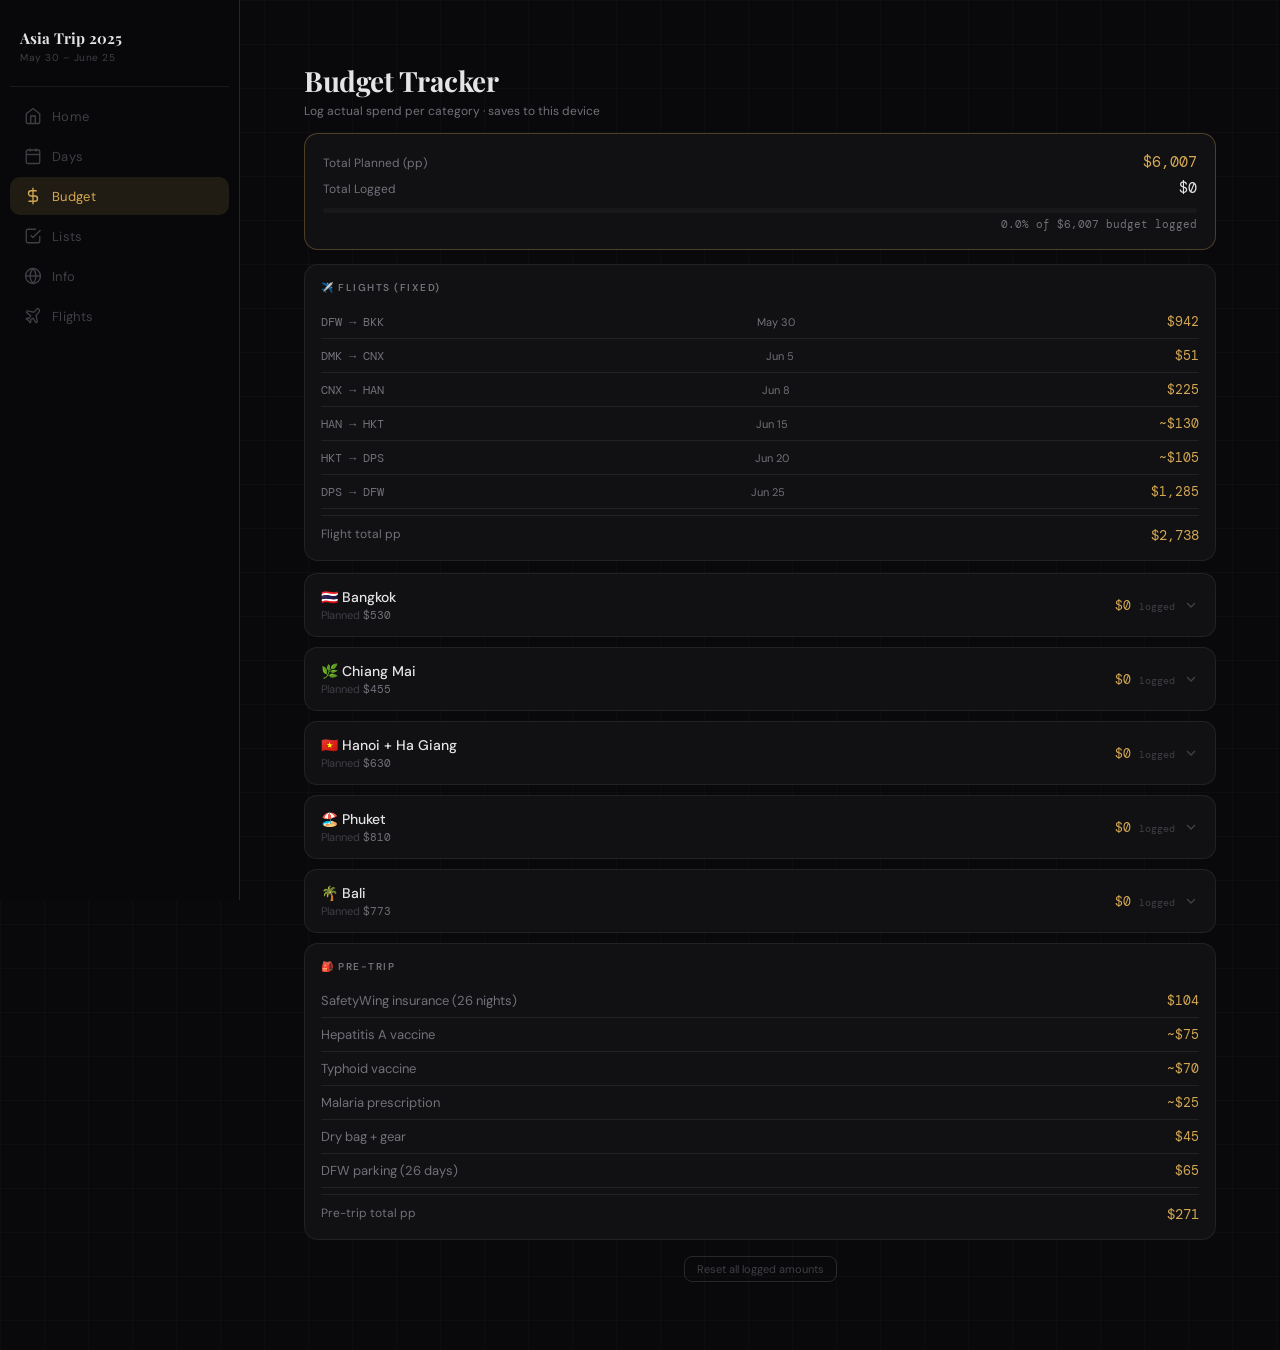
<file: budget.html>
<!DOCTYPE html>
<html lang="en">
<head>
<meta charset="UTF-8">
<meta name="viewport" content="width=device-width,initial-scale=1,maximum-scale=1,user-scalable=no">
<title>Budget — Asia Trip 2025</title>
<link rel="stylesheet" href="style.css">
</head>
<body>

<nav>
  <div class="nav-brand">
    <div class="nav-brand-title">Asia Trip 2025</div>
    <div class="nav-brand-sub">May 30 – June 25</div>
  </div>
  <a href="index.html" class="nav-btn">
    <svg viewBox="0 0 24 24" fill="none" stroke="currentColor" stroke-width="1.8"><path d="M3 9l9-7 9 7v11a2 2 0 01-2 2H5a2 2 0 01-2-2z"/><polyline points="9 22 9 12 15 12 15 22"/></svg>
    <span>Home</span>
  </a>
  <a href="itinerary.html" class="nav-btn">
    <svg viewBox="0 0 24 24" fill="none" stroke="currentColor" stroke-width="1.8"><rect x="3" y="4" width="18" height="18" rx="2"/><line x1="16" y1="2" x2="16" y2="6"/><line x1="8" y1="2" x2="8" y2="6"/><line x1="3" y1="10" x2="21" y2="10"/></svg>
    <span>Days</span>
  </a>
  <a href="budget.html" class="nav-btn active">
    <svg viewBox="0 0 24 24" fill="none" stroke="currentColor" stroke-width="1.8"><line x1="12" y1="1" x2="12" y2="23"/><path d="M17 5H9.5a3.5 3.5 0 000 7h5a3.5 3.5 0 010 7H6"/></svg>
    <span>Budget</span>
  </a>
  <a href="lists.html" class="nav-btn">
    <svg viewBox="0 0 24 24" fill="none" stroke="currentColor" stroke-width="1.8"><polyline points="9 11 12 14 22 4"/><path d="M21 12v7a2 2 0 01-2 2H5a2 2 0 01-2-2V5a2 2 0 012-2h11"/></svg>
    <span>Lists</span>
  </a>
  <a href="reference.html" class="nav-btn">
    <svg viewBox="0 0 24 24" fill="none" stroke="currentColor" stroke-width="1.8"><circle cx="12" cy="12" r="10"/><line x1="2" y1="12" x2="22" y2="12"/><path d="M12 2a15.3 15.3 0 014 10 15.3 15.3 0 01-4 10 15.3 15.3 0 01-4-10 15.3 15.3 0 014-10z"/></svg>
    <span>Info</span>
  </a>
  <a href="flights.html" class="nav-btn">
    <svg viewBox="0 0 24 24" fill="none" stroke="currentColor" stroke-width="1.8"><path d="M17.8 19.2L16 11l3.5-3.5C21 6 21 4 19.5 2.5S18 2 16.5 3.5L13 7 4.8 5.2c-.5-.1-.9.1-1.1.5l-.3.5c-.2.5-.1 1 .3 1.3L9 12l-2 3H4l-1 1 3 2 2 3 1-1v-3l3-2 3.5 5.3c.3.4.8.5 1.3.3l.5-.3c.3-.2.4-.6.5-1.1z"/></svg>
    <span>Flights</span>
  </a>
</nav>

<main>
  <div class="sec-head">
    <div class="sec-title serif">Budget Tracker</div>
    <div class="sec-sub">Log actual spend per category · saves to this device</div>
  </div>

  <div class="budget-overview">
    <div class="bo-row"><span class="bo-label">Total Planned (pp)</span><span class="bo-val gold">$6,007</span></div>
    <div class="bo-row"><span class="bo-label">Total Logged</span><span class="bo-val" id="total-logged" style="color:var(--text)">$0</span></div>
    <div class="progress-bar"><div class="progress-fill" id="total-bar" style="width:0%"></div></div>
    <div class="progress-pct" id="total-pct">0% of budget logged</div>
  </div>

  <div class="card" style="margin-bottom:12px">
    <div class="section-lbl">✈️ Flights (Fixed)</div>
    <div class="fl-row"><span class="fl-route">DFW → BKK</span><span style="color:var(--text-dim);font-size:11px">May 30</span><span class="fl-cost">$942</span></div>
    <div class="fl-row"><span class="fl-route">DMK → CNX</span><span style="color:var(--text-dim);font-size:11px">Jun 5</span><span class="fl-cost">$51</span></div>
    <div class="fl-row"><span class="fl-route">CNX → HAN</span><span style="color:var(--text-dim);font-size:11px">Jun 8</span><span class="fl-cost">$225</span></div>
    <div class="fl-row"><span class="fl-route">HAN → HKT</span><span style="color:var(--text-dim);font-size:11px">Jun 15</span><span class="fl-cost">~$130</span></div>
    <div class="fl-row"><span class="fl-route">HKT → DPS</span><span style="color:var(--text-dim);font-size:11px">Jun 20</span><span class="fl-cost">~$105</span></div>
    <div class="fl-row"><span class="fl-route">DPS → DFW</span><span style="color:var(--text-dim);font-size:11px">Jun 25</span><span class="fl-cost">$1,285</span></div>
    <div style="border-top:1px solid var(--border);margin-top:6px;padding-top:10px;display:flex;justify-content:space-between"><span style="font-size:12px;color:var(--text-dim)">Flight total pp</span><span style="font-family:'DM Mono',monospace;font-size:14px;color:var(--gold)">$2,738</span></div>
  </div>

  <div id="stop-budgets"></div>

  <div class="card">
    <div class="section-lbl">🎒 Pre-Trip</div>
    <div class="fl-row"><span style="color:var(--text-dim)">SafetyWing insurance (26 nights)</span><span class="fl-cost">$104</span></div>
    <div class="fl-row"><span style="color:var(--text-dim)">Hepatitis A vaccine</span><span class="fl-cost">~$75</span></div>
    <div class="fl-row"><span style="color:var(--text-dim)">Typhoid vaccine</span><span class="fl-cost">~$70</span></div>
    <div class="fl-row"><span style="color:var(--text-dim)">Malaria prescription</span><span class="fl-cost">~$25</span></div>
    <div class="fl-row"><span style="color:var(--text-dim)">Dry bag + gear</span><span class="fl-cost">$45</span></div>
    <div class="fl-row"><span style="color:var(--text-dim)">DFW parking (26 days)</span><span class="fl-cost">$65</span></div>
    <div style="border-top:1px solid var(--border);margin-top:6px;padding-top:10px;display:flex;justify-content:space-between"><span style="font-size:12px;color:var(--text-dim)">Pre-trip total pp</span><span style="font-family:'DM Mono',monospace;font-size:14px;color:var(--gold)">$271</span></div>
  </div>

  <div style="text-align:center;margin:16px 0 8px">
    <button class="reset-btn" onclick="resetBudget()">Reset all logged amounts</button>
  </div>
</main>

<script src="data.js"></script>
<script>
let budget = load('at25_budget', {});

function getActual(id) {
  if (!budget[id]) return 0;
  return Object.values(budget[id]).reduce((s,v) => s + (parseFloat(v) || 0), 0);
}

function renderStops() {
  document.getElementById('stop-budgets').innerHTML = BUDGET_STOPS.map(stop => {
    const actual = getActual(stop.id);
    const pct = Math.min((actual / stop.planned) * 100, 100);
    return `
      <div class="stop-budget" id="sb-${stop.id}">
        <div class="sb-header" onclick="toggleSB('${stop.id}')">
          <div>
            <div class="sb-name">${stop.flag} ${stop.name}</div>
            <div style="font-size:11px;color:var(--text-muted);margin-top:2px">Planned <span style="font-family:'DM Mono',monospace;color:var(--text-dim)">$${stop.planned}</span></div>
          </div>
          <div style="display:flex;align-items:center">
            <div class="sb-actual" id="sba-${stop.id}">$${actual.toFixed(0)} <span style="color:var(--text-muted);font-size:10px">logged</span></div>
            <svg class="sb-chevron" width="16" height="16" viewBox="0 0 24 24" fill="none" stroke="currentColor" stroke-width="2"><polyline points="6 9 12 15 18 9"/></svg>
          </div>
        </div>
        <div class="sb-body">
          <div class="progress-bar"><div class="progress-fill" id="sbbar-${stop.id}" style="width:${pct}%;background:${stop.color}"></div></div>
          <div style="font-size:11px;color:var(--text-dim);text-align:right;margin-bottom:10px" id="sbpct-${stop.id}">${pct.toFixed(0)}% of $${stop.planned} planned</div>
          ${stop.cats.map(cat => {
            const val = budget[stop.id]?.[cat.key] ?? '';
            return `<div class="cat-row">
              <span class="cat-lbl"><span>${cat.e}</span> ${cat.label}</span>
              <div class="cat-right">
                <span class="cat-planned">$${cat.p}</span>
                <input class="cat-input" type="number" placeholder="actual" value="${val}"
                  oninput="updateBudget('${stop.id}','${cat.key}',this.value)">
              </div>
            </div>`;
          }).join('')}
        </div>
      </div>`;
  }).join('');
  updateTotals();
}

function toggleSB(id) { document.getElementById('sb-'+id).classList.toggle('open'); }

function updateBudget(stopId, catKey, val) {
  if (!budget[stopId]) budget[stopId] = {};
  budget[stopId][catKey] = val === '' ? null : (parseFloat(val) || 0);
  save('at25_budget', budget);
  const stop = BUDGET_STOPS.find(s => s.id === stopId);
  if (stop) {
    const actual = getActual(stopId);
    const pct = Math.min((actual / stop.planned) * 100, 100);
    document.getElementById('sba-'+stopId).innerHTML = `$${actual.toFixed(0)} <span style="color:var(--text-muted);font-size:10px">logged</span>`;
    document.getElementById('sbbar-'+stopId).style.width = pct + '%';
    document.getElementById('sbpct-'+stopId).textContent = pct.toFixed(0) + '% of $' + stop.planned + ' planned';
  }
  updateTotals();
}

function updateTotals() {
  const total = BUDGET_STOPS.reduce((s, st) => s + getActual(st.id), 0);
  const pct = Math.min((total / 6007) * 100, 100);
  document.getElementById('total-logged').textContent = '$' + total.toFixed(0);
  document.getElementById('total-bar').style.width = pct + '%';
  document.getElementById('total-pct').textContent = pct.toFixed(1) + '% of $6,007 budget logged';
}

function resetBudget() {
  if (!confirm('Reset all logged amounts?')) return;
  budget = {}; save('at25_budget', budget); renderStops();
}

renderStops();
</script>
</body>
</html>
</file>
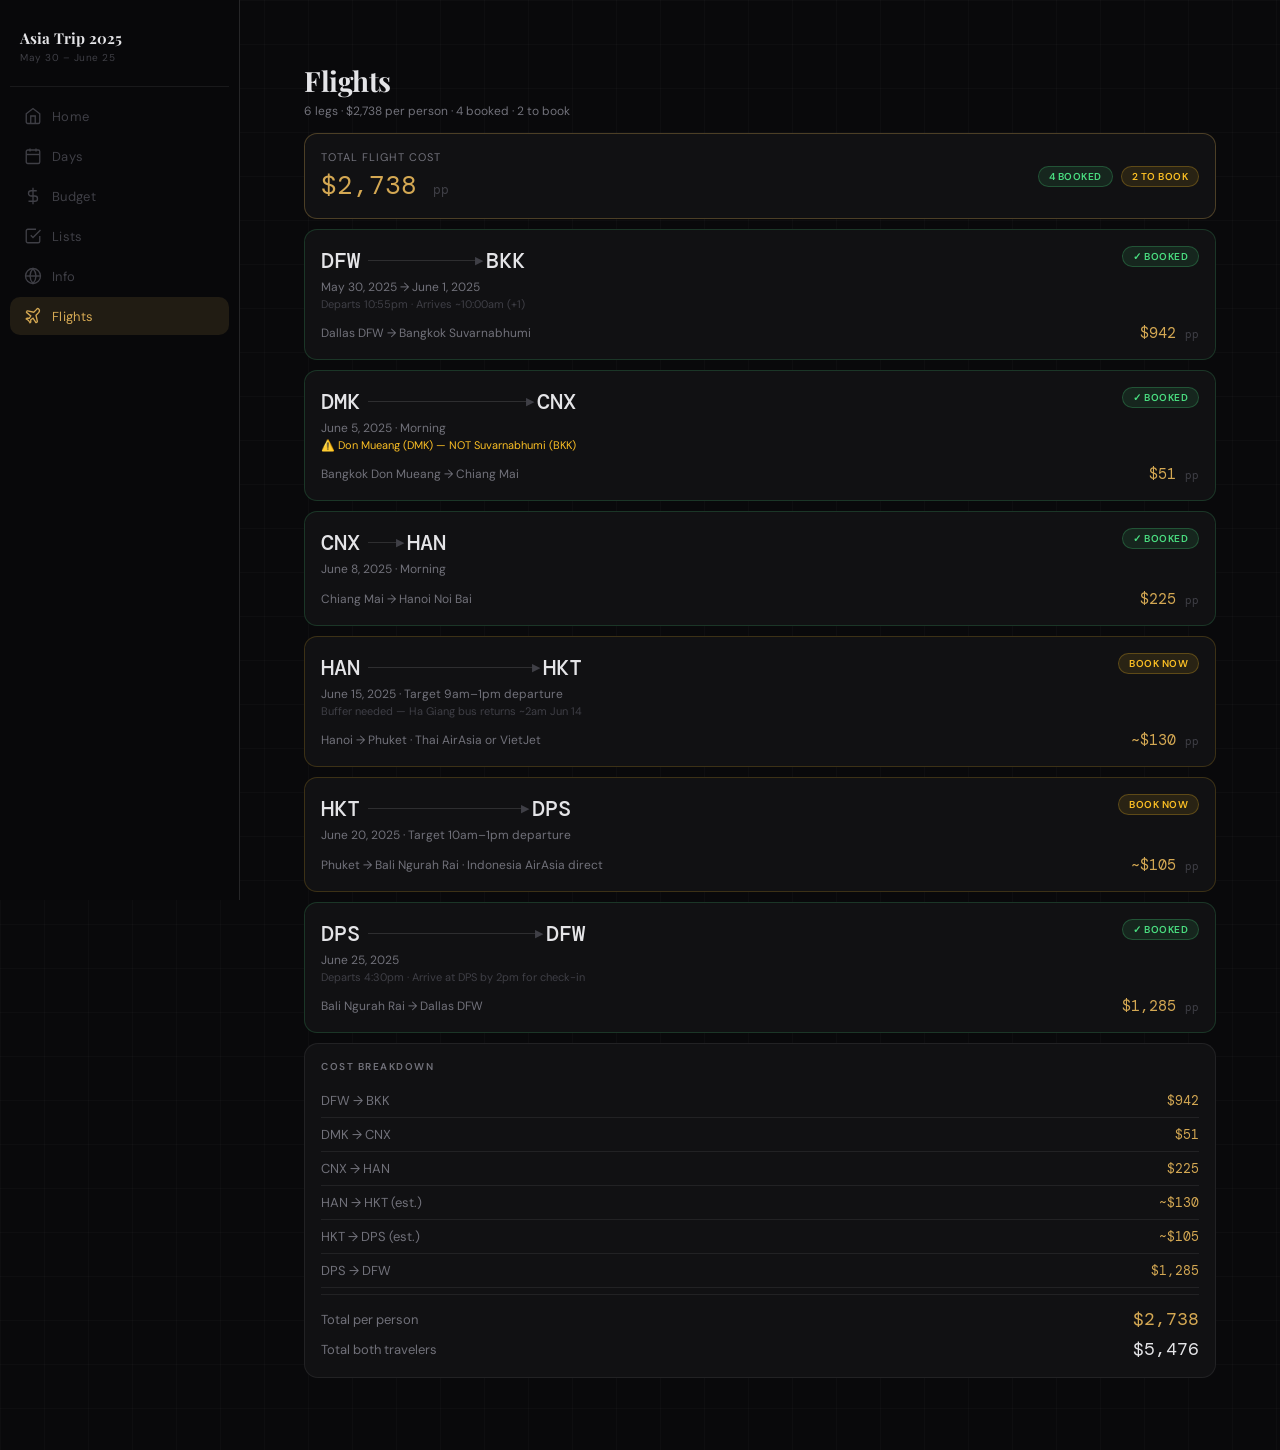
<file: flights.html>
<!DOCTYPE html>
<html lang="en">
<head>
<meta charset="UTF-8">
<meta name="viewport" content="width=device-width,initial-scale=1,maximum-scale=1,user-scalable=no">
<title>Flights — Asia Trip 2025</title>
<link rel="stylesheet" href="style.css">
</head>
<body>

<nav>
  <div class="nav-brand">
    <div class="nav-brand-title">Asia Trip 2025</div>
    <div class="nav-brand-sub">May 30 – June 25</div>
  </div>
  <a href="index.html" class="nav-btn">
    <svg viewBox="0 0 24 24" fill="none" stroke="currentColor" stroke-width="1.8"><path d="M3 9l9-7 9 7v11a2 2 0 01-2 2H5a2 2 0 01-2-2z"/><polyline points="9 22 9 12 15 12 15 22"/></svg>
    <span>Home</span>
  </a>
  <a href="itinerary.html" class="nav-btn">
    <svg viewBox="0 0 24 24" fill="none" stroke="currentColor" stroke-width="1.8"><rect x="3" y="4" width="18" height="18" rx="2"/><line x1="16" y1="2" x2="16" y2="6"/><line x1="8" y1="2" x2="8" y2="6"/><line x1="3" y1="10" x2="21" y2="10"/></svg>
    <span>Days</span>
  </a>
  <a href="budget.html" class="nav-btn">
    <svg viewBox="0 0 24 24" fill="none" stroke="currentColor" stroke-width="1.8"><line x1="12" y1="1" x2="12" y2="23"/><path d="M17 5H9.5a3.5 3.5 0 000 7h5a3.5 3.5 0 010 7H6"/></svg>
    <span>Budget</span>
  </a>
  <a href="lists.html" class="nav-btn">
    <svg viewBox="0 0 24 24" fill="none" stroke="currentColor" stroke-width="1.8"><polyline points="9 11 12 14 22 4"/><path d="M21 12v7a2 2 0 01-2 2H5a2 2 0 01-2-2V5a2 2 0 012-2h11"/></svg>
    <span>Lists</span>
  </a>
  <a href="reference.html" class="nav-btn">
    <svg viewBox="0 0 24 24" fill="none" stroke="currentColor" stroke-width="1.8"><circle cx="12" cy="12" r="10"/><line x1="2" y1="12" x2="22" y2="12"/><path d="M12 2a15.3 15.3 0 014 10 15.3 15.3 0 01-4 10 15.3 15.3 0 01-4-10 15.3 15.3 0 014-10z"/></svg>
    <span>Info</span>
  </a>
  <a href="flights.html" class="nav-btn active">
    <svg viewBox="0 0 24 24" fill="none" stroke="currentColor" stroke-width="1.8"><path d="M17.8 19.2L16 11l3.5-3.5C21 6 21 4 19.5 2.5S18 2 16.5 3.5L13 7 4.8 5.2c-.5-.1-.9.1-1.1.5l-.3.5c-.2.5-.1 1 .3 1.3L9 12l-2 3H4l-1 1 3 2 2 3 1-1v-3l3-2 3.5 5.3c.3.4.8.5 1.3.3l.5-.3c.3-.2.4-.6.5-1.1z"/></svg>
    <span>Flights</span>
  </a>
</nav>

<main>
  <div class="sec-head">
    <div class="sec-title serif">Flights</div>
    <div class="sec-sub">6 legs · $2,738 per person · 4 booked · 2 to book</div>
  </div>

  <div class="flights-total-card">
    <div>
      <div style="font-size:11px;text-transform:uppercase;letter-spacing:1px;color:var(--text-dim);margin-bottom:4px">Total Flight Cost</div>
      <div style="font-family:'DM Mono',monospace;font-size:26px;color:var(--gold)">$2,738 <span style="font-size:13px;color:var(--text-muted)">pp</span></div>
    </div>
    <div style="text-align:right">
      <div style="display:flex;gap:8px;flex-wrap:wrap;justify-content:flex-end">
        <span class="flight-status st-booked">4 Booked</span>
        <span class="flight-status st-tobook">2 To Book</span>
      </div>
    </div>
  </div>

  <div class="flight-card booked">
    <div class="flight-top">
      <div>
        <div class="flight-route-row">
          <span class="airport">DFW</span>
          <div class="route-line"></div>
          <span class="airport">BKK</span>
        </div>
        <div class="flight-date">May 30, 2025 → June 1, 2025</div>
        <div class="flight-time">Departs 10:55pm · Arrives ~10:00am (+1)</div>
      </div>
      <span class="flight-status st-booked">✓ Booked</span>
    </div>
    <div class="flight-meta">
      <span>Dallas DFW → Bangkok Suvarnabhumi</span>
      <span class="flight-cost">$942 <span style="color:var(--text-muted);font-size:11px">pp</span></span>
    </div>
  </div>

  <div class="flight-card booked">
    <div class="flight-top">
      <div>
        <div class="flight-route-row">
          <span class="airport">DMK</span>
          <div class="route-line"></div>
          <span class="airport">CNX</span>
        </div>
        <div class="flight-date">June 5, 2025 · Morning</div>
        <div class="flight-time" style="color:#fbbf24">⚠️ Don Mueang (DMK) — NOT Suvarnabhumi (BKK)</div>
      </div>
      <span class="flight-status st-booked">✓ Booked</span>
    </div>
    <div class="flight-meta">
      <span>Bangkok Don Mueang → Chiang Mai</span>
      <span class="flight-cost">$51 <span style="color:var(--text-muted);font-size:11px">pp</span></span>
    </div>
  </div>

  <div class="flight-card booked">
    <div class="flight-top">
      <div>
        <div class="flight-route-row">
          <span class="airport">CNX</span>
          <div class="route-line"></div>
          <span class="airport">HAN</span>
        </div>
        <div class="flight-date">June 8, 2025 · Morning</div>
      </div>
      <span class="flight-status st-booked">✓ Booked</span>
    </div>
    <div class="flight-meta">
      <span>Chiang Mai → Hanoi Noi Bai</span>
      <span class="flight-cost">$225 <span style="color:var(--text-muted);font-size:11px">pp</span></span>
    </div>
  </div>

  <div class="flight-card tobook">
    <div class="flight-top">
      <div>
        <div class="flight-route-row">
          <span class="airport">HAN</span>
          <div class="route-line"></div>
          <span class="airport">HKT</span>
        </div>
        <div class="flight-date">June 15, 2025 · Target 9am–1pm departure</div>
        <div class="flight-time">Buffer needed — Ha Giang bus returns ~2am Jun 14</div>
      </div>
      <span class="flight-status st-tobook">Book Now</span>
    </div>
    <div class="flight-meta">
      <span>Hanoi → Phuket · Thai AirAsia or VietJet</span>
      <span class="flight-cost">~$130 <span style="color:var(--text-muted);font-size:11px">pp</span></span>
    </div>
  </div>

  <div class="flight-card tobook">
    <div class="flight-top">
      <div>
        <div class="flight-route-row">
          <span class="airport">HKT</span>
          <div class="route-line"></div>
          <span class="airport">DPS</span>
        </div>
        <div class="flight-date">June 20, 2025 · Target 10am–1pm departure</div>
      </div>
      <span class="flight-status st-tobook">Book Now</span>
    </div>
    <div class="flight-meta">
      <span>Phuket → Bali Ngurah Rai · Indonesia AirAsia direct</span>
      <span class="flight-cost">~$105 <span style="color:var(--text-muted);font-size:11px">pp</span></span>
    </div>
  </div>

  <div class="flight-card booked">
    <div class="flight-top">
      <div>
        <div class="flight-route-row">
          <span class="airport">DPS</span>
          <div class="route-line"></div>
          <span class="airport">DFW</span>
        </div>
        <div class="flight-date">June 25, 2025</div>
        <div class="flight-time">Departs 4:30pm · Arrive at DPS by 2pm for check-in</div>
      </div>
      <span class="flight-status st-booked">✓ Booked</span>
    </div>
    <div class="flight-meta">
      <span>Bali Ngurah Rai → Dallas DFW</span>
      <span class="flight-cost">$1,285 <span style="color:var(--text-muted);font-size:11px">pp</span></span>
    </div>
  </div>

  <div class="card" style="margin-top:4px">
    <div class="section-lbl">Cost Breakdown</div>
    <div class="fl-row"><span style="color:var(--text-dim)">DFW → BKK</span><span class="fl-cost">$942</span></div>
    <div class="fl-row"><span style="color:var(--text-dim)">DMK → CNX</span><span class="fl-cost">$51</span></div>
    <div class="fl-row"><span style="color:var(--text-dim)">CNX → HAN</span><span class="fl-cost">$225</span></div>
    <div class="fl-row"><span style="color:var(--text-dim)">HAN → HKT (est.)</span><span class="fl-cost">~$130</span></div>
    <div class="fl-row"><span style="color:var(--text-dim)">HKT → DPS (est.)</span><span class="fl-cost">~$105</span></div>
    <div class="fl-row"><span style="color:var(--text-dim)">DPS → DFW</span><span class="fl-cost">$1,285</span></div>
    <div style="border-top:1px solid var(--border);margin-top:6px;padding-top:12px;display:flex;justify-content:space-between;align-items:center">
      <span style="font-size:13px;color:var(--text-dim)">Total per person</span>
      <span style="font-family:'DM Mono',monospace;font-size:18px;color:var(--gold)">$2,738</span>
    </div>
    <div style="display:flex;justify-content:space-between;align-items:center;margin-top:6px">
      <span style="font-size:13px;color:var(--text-dim)">Total both travelers</span>
      <span style="font-family:'DM Mono',monospace;font-size:18px;color:var(--text)">$5,476</span>
    </div>
  </div>
</main>

</body>
</html>
</file>
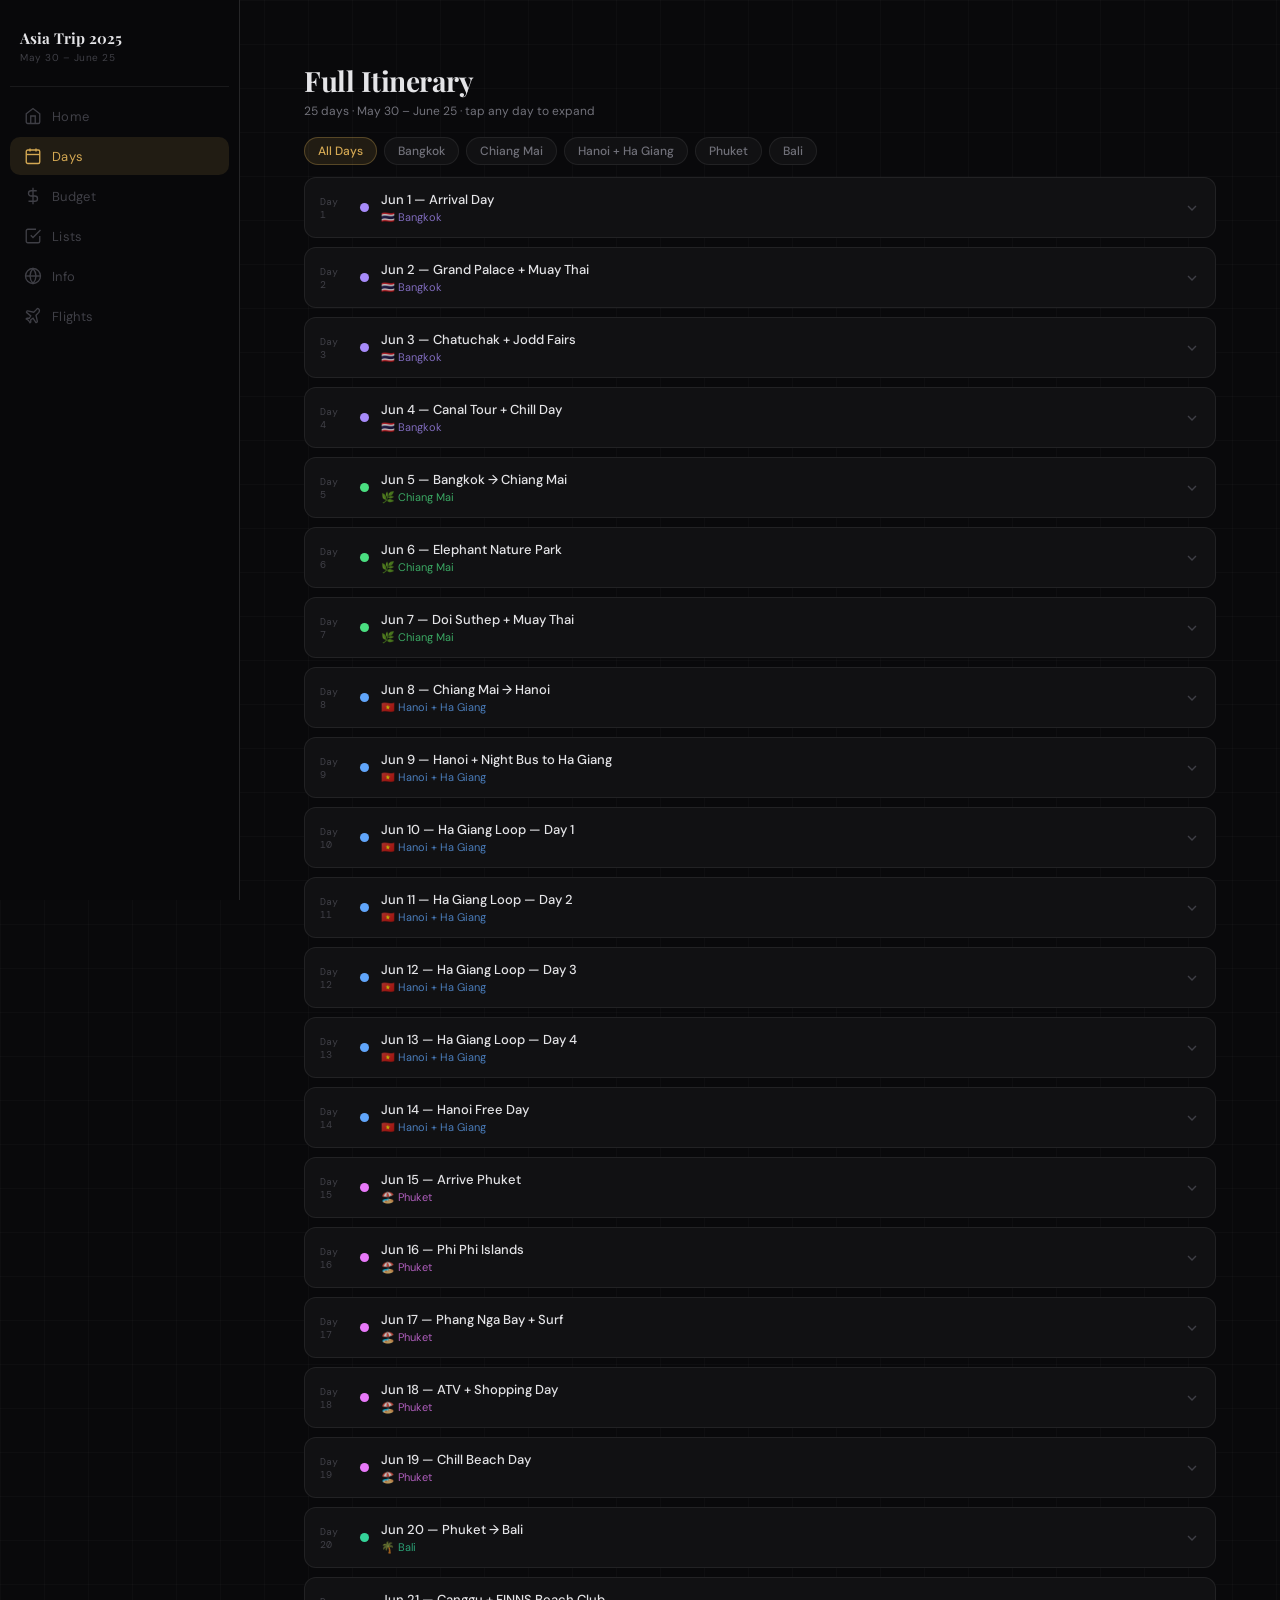
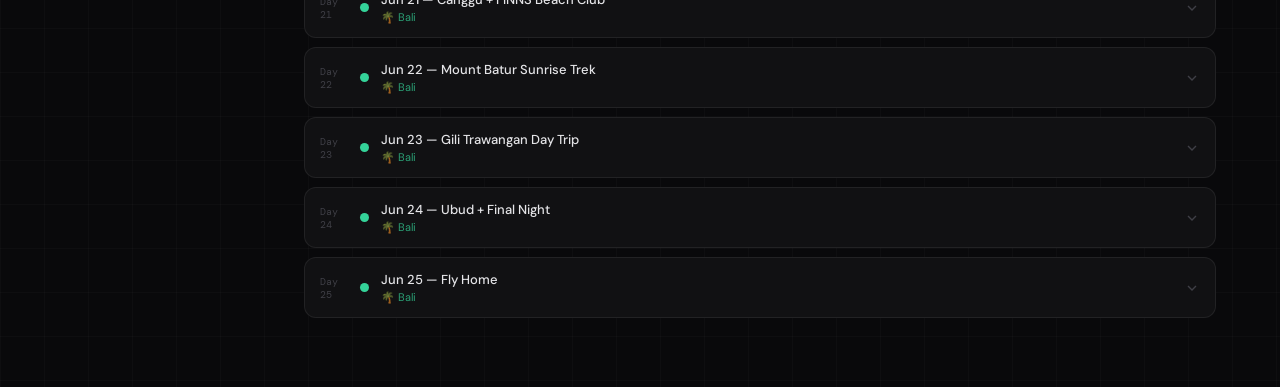
<file: itinerary.html>
<!DOCTYPE html>
<html lang="en">
<head>
<meta charset="UTF-8">
<meta name="viewport" content="width=device-width,initial-scale=1,maximum-scale=1,user-scalable=no">
<title>Itinerary — Asia Trip 2025</title>
<link rel="stylesheet" href="style.css">
</head>
<body>

<nav>
  <div class="nav-brand">
    <div class="nav-brand-title">Asia Trip 2025</div>
    <div class="nav-brand-sub">May 30 – June 25</div>
  </div>
  <a href="index.html" class="nav-btn">
    <svg viewBox="0 0 24 24" fill="none" stroke="currentColor" stroke-width="1.8"><path d="M3 9l9-7 9 7v11a2 2 0 01-2 2H5a2 2 0 01-2-2z"/><polyline points="9 22 9 12 15 12 15 22"/></svg>
    <span>Home</span>
  </a>
  <a href="itinerary.html" class="nav-btn active">
    <svg viewBox="0 0 24 24" fill="none" stroke="currentColor" stroke-width="1.8"><rect x="3" y="4" width="18" height="18" rx="2"/><line x1="16" y1="2" x2="16" y2="6"/><line x1="8" y1="2" x2="8" y2="6"/><line x1="3" y1="10" x2="21" y2="10"/></svg>
    <span>Days</span>
  </a>
  <a href="budget.html" class="nav-btn">
    <svg viewBox="0 0 24 24" fill="none" stroke="currentColor" stroke-width="1.8"><line x1="12" y1="1" x2="12" y2="23"/><path d="M17 5H9.5a3.5 3.5 0 000 7h5a3.5 3.5 0 010 7H6"/></svg>
    <span>Budget</span>
  </a>
  <a href="lists.html" class="nav-btn">
    <svg viewBox="0 0 24 24" fill="none" stroke="currentColor" stroke-width="1.8"><polyline points="9 11 12 14 22 4"/><path d="M21 12v7a2 2 0 01-2 2H5a2 2 0 01-2-2V5a2 2 0 012-2h11"/></svg>
    <span>Lists</span>
  </a>
  <a href="reference.html" class="nav-btn">
    <svg viewBox="0 0 24 24" fill="none" stroke="currentColor" stroke-width="1.8"><circle cx="12" cy="12" r="10"/><line x1="2" y1="12" x2="22" y2="12"/><path d="M12 2a15.3 15.3 0 014 10 15.3 15.3 0 01-4 10 15.3 15.3 0 01-4-10 15.3 15.3 0 014-10z"/></svg>
    <span>Info</span>
  </a>
  <a href="flights.html" class="nav-btn">
    <svg viewBox="0 0 24 24" fill="none" stroke="currentColor" stroke-width="1.8"><path d="M17.8 19.2L16 11l3.5-3.5C21 6 21 4 19.5 2.5S18 2 16.5 3.5L13 7 4.8 5.2c-.5-.1-.9.1-1.1.5l-.3.5c-.2.5-.1 1 .3 1.3L9 12l-2 3H4l-1 1 3 2 2 3 1-1v-3l3-2 3.5 5.3c.3.4.8.5 1.3.3l.5-.3c.3-.2.4-.6.5-1.1z"/></svg>
    <span>Flights</span>
  </a>
</nav>

<main>
  <div class="sec-head">
    <div class="sec-title serif">Full Itinerary</div>
    <div class="sec-sub">25 days · May 30 – June 25 · tap any day to expand</div>
  </div>
  <div class="filter-row" id="filters"></div>
  <div id="days-list"></div>
</main>

<script src="data.js"></script>
<script>
let activeFilter = 'all';

function renderFilters() {
  const tabs = [{id:'all',label:'All Days',color:null}, ...STOPS.map(s=>({id:s.id,label:s.name,color:s.color}))];
  document.getElementById('filters').innerHTML = tabs.map(t => `
    <button class="ftab ${t.id===activeFilter?'active':''}"
      style="${t.id===activeFilter && t.color ? `background:${t.color}18;border-color:${t.color}50;color:${t.color}` : ''}"
      onclick="setFilter('${t.id}')">${t.label}</button>`).join('');
}

function renderDays() {
  const stopMap = Object.fromEntries(STOPS.map(s=>[s.id,s]));
  const visible = activeFilter === 'all' ? ITINERARY : ITINERARY.filter(d => d.stop === activeFilter);
  document.getElementById('days-list').innerHTML = visible.map(day => {
    const stop = stopMap[day.stop];
    const color = stop?.color || '#d4a853';
    const img = photoUrl(day.day);
    return `
      <div class="day-card" id="day-${day.day}">
        <div class="day-header" onclick="toggleDay(${day.day})">
          <span class="day-num">Day<br>${day.day}</span>
          <span class="day-dot" style="background:${color}"></span>
          <div class="day-info">
            <div class="day-date">${day.date} — ${day.title}</div>
            <div class="day-title" style="color:${color}bb">${stop ? stop.flag+' '+stop.name : ''}</div>
          </div>
          <svg class="day-chevron" width="16" height="16" viewBox="0 0 24 24" fill="none" stroke="currentColor" stroke-width="2"><polyline points="6 9 12 15 18 9"/></svg>
        </div>
        <div class="day-body">
          ${img ? `<img class="day-photo" src="${img}" alt="${day.title}" loading="lazy" onerror="this.style.display='none'">` : ''}
          <div class="day-body-content">
            <ul class="act-list">${day.acts.map(a=>`<li><span>${a}</span></li>`).join('')}</ul>
            ${day.note ? `<div class="note-box"><strong>Note:</strong> ${day.note}</div>` : ''}
          </div>
        </div>
      </div>`;
  }).join('');

  // Auto-open today's day
  const now = new Date();
  if (now >= TRIP_START && now <= TRIP_END) {
    const todayIdx = Math.min(Math.max(Math.floor((now - TRIP_START) / 86400000) + 1, 1), 25);
    const el = document.getElementById('day-' + todayIdx);
    if (el) { el.classList.add('open'); el.scrollIntoView({behavior:'smooth',block:'start'}); }
  }
}

function setFilter(id) { activeFilter = id; renderFilters(); renderDays(); window.scrollTo(0,0); }
function toggleDay(n) { document.getElementById('day-'+n).classList.toggle('open'); }

renderFilters();
renderDays();
</script>
</body>
</html>
</file>
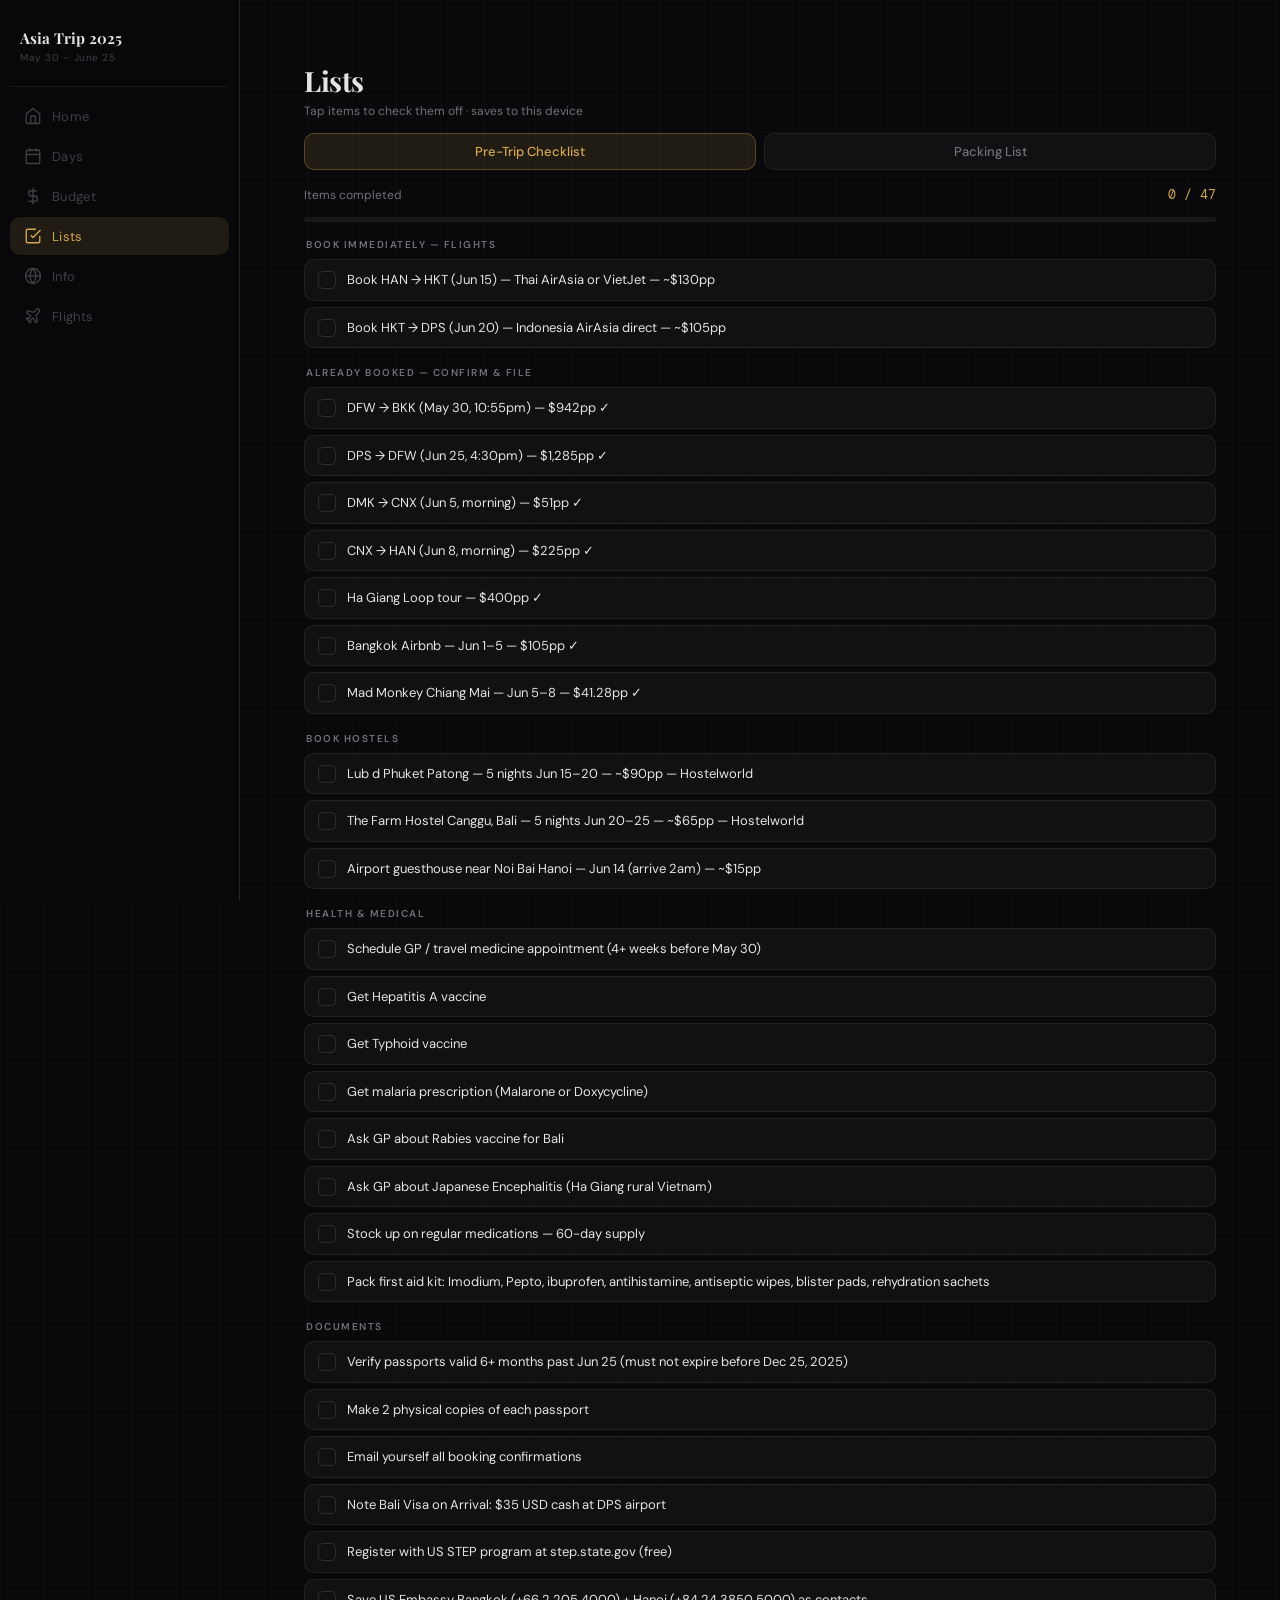
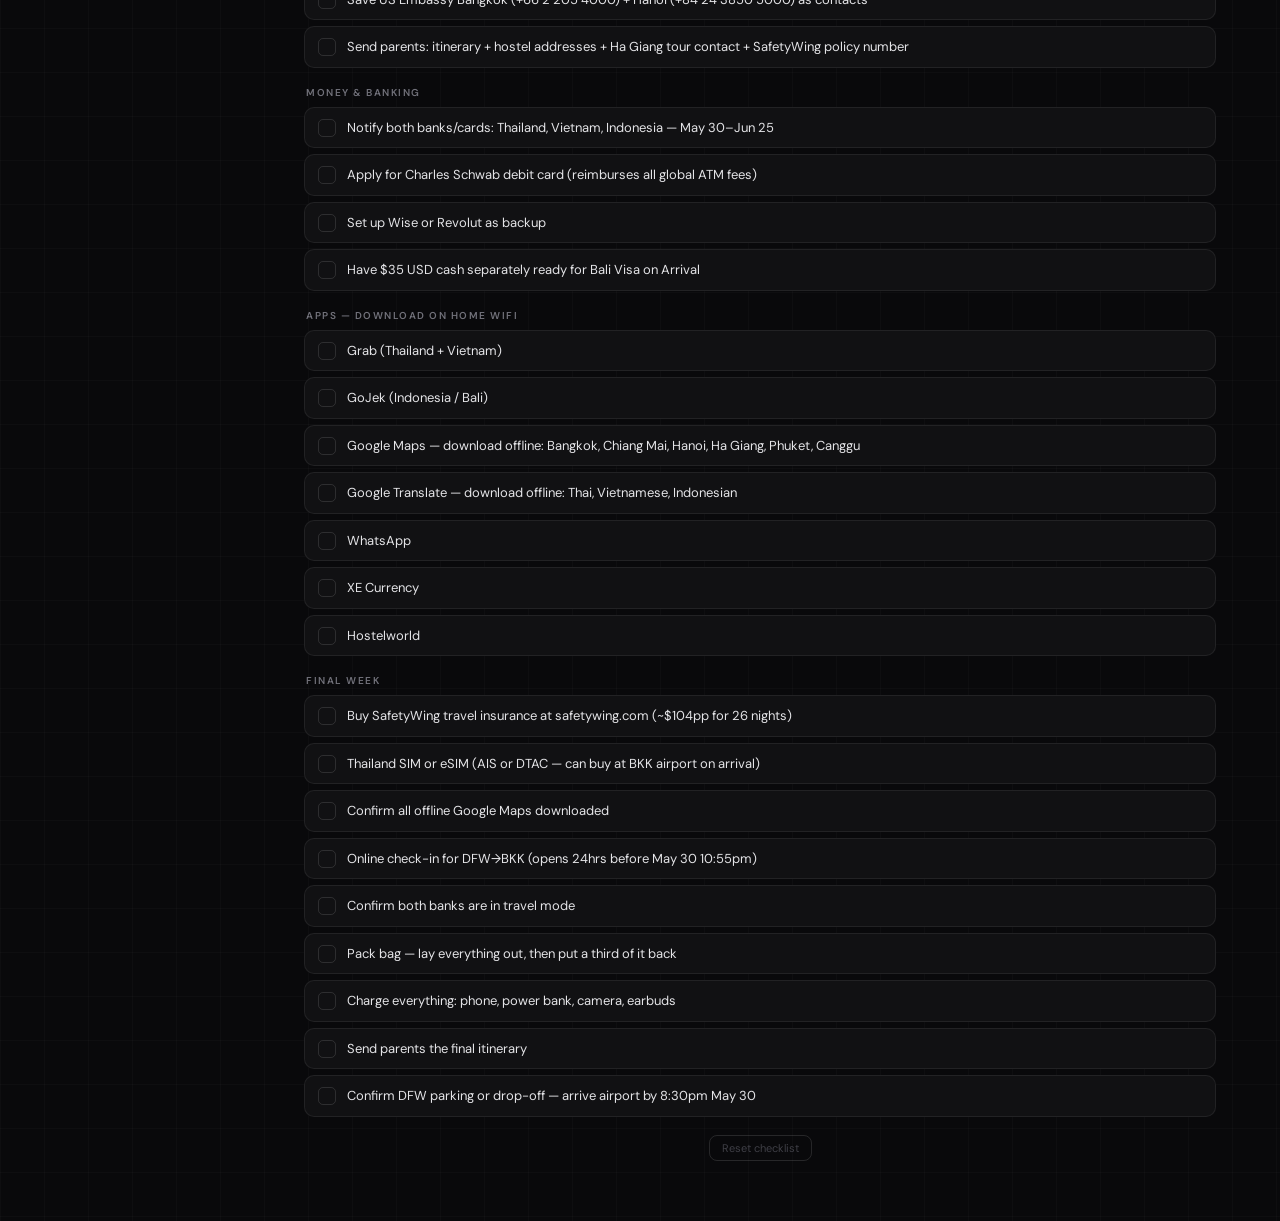
<file: lists.html>
<!DOCTYPE html>
<html lang="en">
<head>
<meta charset="UTF-8">
<meta name="viewport" content="width=device-width,initial-scale=1,maximum-scale=1,user-scalable=no">
<title>Lists — Asia Trip 2025</title>
<link rel="stylesheet" href="style.css">
</head>
<body>

<nav>
  <div class="nav-brand">
    <div class="nav-brand-title">Asia Trip 2025</div>
    <div class="nav-brand-sub">May 30 – June 25</div>
  </div>
  <a href="index.html" class="nav-btn">
    <svg viewBox="0 0 24 24" fill="none" stroke="currentColor" stroke-width="1.8"><path d="M3 9l9-7 9 7v11a2 2 0 01-2 2H5a2 2 0 01-2-2z"/><polyline points="9 22 9 12 15 12 15 22"/></svg>
    <span>Home</span>
  </a>
  <a href="itinerary.html" class="nav-btn">
    <svg viewBox="0 0 24 24" fill="none" stroke="currentColor" stroke-width="1.8"><rect x="3" y="4" width="18" height="18" rx="2"/><line x1="16" y1="2" x2="16" y2="6"/><line x1="8" y1="2" x2="8" y2="6"/><line x1="3" y1="10" x2="21" y2="10"/></svg>
    <span>Days</span>
  </a>
  <a href="budget.html" class="nav-btn">
    <svg viewBox="0 0 24 24" fill="none" stroke="currentColor" stroke-width="1.8"><line x1="12" y1="1" x2="12" y2="23"/><path d="M17 5H9.5a3.5 3.5 0 000 7h5a3.5 3.5 0 010 7H6"/></svg>
    <span>Budget</span>
  </a>
  <a href="lists.html" class="nav-btn active">
    <svg viewBox="0 0 24 24" fill="none" stroke="currentColor" stroke-width="1.8"><polyline points="9 11 12 14 22 4"/><path d="M21 12v7a2 2 0 01-2 2H5a2 2 0 01-2-2V5a2 2 0 012-2h11"/></svg>
    <span>Lists</span>
  </a>
  <a href="reference.html" class="nav-btn">
    <svg viewBox="0 0 24 24" fill="none" stroke="currentColor" stroke-width="1.8"><circle cx="12" cy="12" r="10"/><line x1="2" y1="12" x2="22" y2="12"/><path d="M12 2a15.3 15.3 0 014 10 15.3 15.3 0 01-4 10 15.3 15.3 0 01-4-10 15.3 15.3 0 014-10z"/></svg>
    <span>Info</span>
  </a>
  <a href="flights.html" class="nav-btn">
    <svg viewBox="0 0 24 24" fill="none" stroke="currentColor" stroke-width="1.8"><path d="M17.8 19.2L16 11l3.5-3.5C21 6 21 4 19.5 2.5S18 2 16.5 3.5L13 7 4.8 5.2c-.5-.1-.9.1-1.1.5l-.3.5c-.2.5-.1 1 .3 1.3L9 12l-2 3H4l-1 1 3 2 2 3 1-1v-3l3-2 3.5 5.3c.3.4.8.5 1.3.3l.5-.3c.3-.2.4-.6.5-1.1z"/></svg>
    <span>Flights</span>
  </a>
</nav>

<main>
  <div class="sec-head">
    <div class="sec-title serif">Lists</div>
    <div class="sec-sub">Tap items to check them off · saves to this device</div>
  </div>

  <div class="list-tabs">
    <button class="list-tab active" id="tab-cl" onclick="switchTab('cl')">Pre-Trip Checklist</button>
    <button class="list-tab" id="tab-pk" onclick="switchTab('pk')">Packing List</button>
  </div>

  <!-- Checklist -->
  <div id="view-cl">
    <div class="progress-header">
      <span class="prog-label">Items completed</span>
      <span class="prog-count" id="cl-count">0 / 0</span>
    </div>
    <div class="progress-bar" style="margin-bottom:16px"><div class="progress-fill" id="cl-bar" style="width:0%"></div></div>
    <div id="cl-groups"></div>
    <div style="text-align:center;margin-top:8px"><button class="reset-btn" onclick="resetCL()">Reset checklist</button></div>
  </div>

  <!-- Packing -->
  <div id="view-pk" style="display:none">
    <div class="progress-header">
      <span class="prog-label">Items packed</span>
      <span class="prog-count" id="pk-count">0 / 0</span>
    </div>
    <div class="progress-bar" style="margin-bottom:16px"><div class="progress-fill" id="pk-bar" style="width:0%"></div></div>
    <div id="pk-groups"></div>
    <div style="text-align:center;margin-top:8px"><button class="reset-btn" onclick="resetPK()">Reset packing list</button></div>
  </div>
</main>

<script src="data.js"></script>
<script>
let clChecked = load('at25_cl', []);
let pkChecked = load('at25_pk', []);

function renderList(groups, checked, countId, barId, groupsId, toggleFn) {
  const total = groups.reduce((s, g) => s + g.items.length, 0);
  const done = checked.length;
  document.getElementById(countId).textContent = `${done} / ${total}`;
  document.getElementById(barId).style.width = total ? (done / total * 100) + '%' : '0%';
  document.getElementById(groupsId).innerHTML = groups.map(g => `
    <div class="cl-group">
      <div class="cl-group-title">${g.title}</div>
      ${g.items.map(item => `
        <div class="cl-item ${checked.includes(item.id) ? 'done' : ''}" onclick="${toggleFn}('${item.id}')">
          <div class="checkbox"><span class="check-mark">✓</span></div>
          <span class="cl-text">${item.text}</span>
        </div>`).join('')}
    </div>`).join('');
}

function renderCL() { renderList(CHECKLIST_GROUPS, clChecked, 'cl-count', 'cl-bar', 'cl-groups', 'toggleCL'); }
function renderPK() { renderList(PACKING_GROUPS, pkChecked, 'pk-count', 'pk-bar', 'pk-groups', 'togglePK'); }

function toggleCL(id) { const i=clChecked.indexOf(id); i>-1?clChecked.splice(i,1):clChecked.push(id); save('at25_cl',clChecked); renderCL(); }
function togglePK(id) { const i=pkChecked.indexOf(id); i>-1?pkChecked.splice(i,1):pkChecked.push(id); save('at25_pk',pkChecked); renderPK(); }
function resetCL() { if(!confirm('Reset checklist?'))return; clChecked=[]; save('at25_cl',clChecked); renderCL(); }
function resetPK() { if(!confirm('Reset packing list?'))return; pkChecked=[]; save('at25_pk',pkChecked); renderPK(); }

function switchTab(t) {
  document.getElementById('view-cl').style.display = t==='cl'?'':'none';
  document.getElementById('view-pk').style.display = t==='pk'?'':'none';
  document.getElementById('tab-cl').classList.toggle('active', t==='cl');
  document.getElementById('tab-pk').classList.toggle('active', t==='pk');
}

renderCL();
renderPK();
</script>
</body>
</html>
</file>
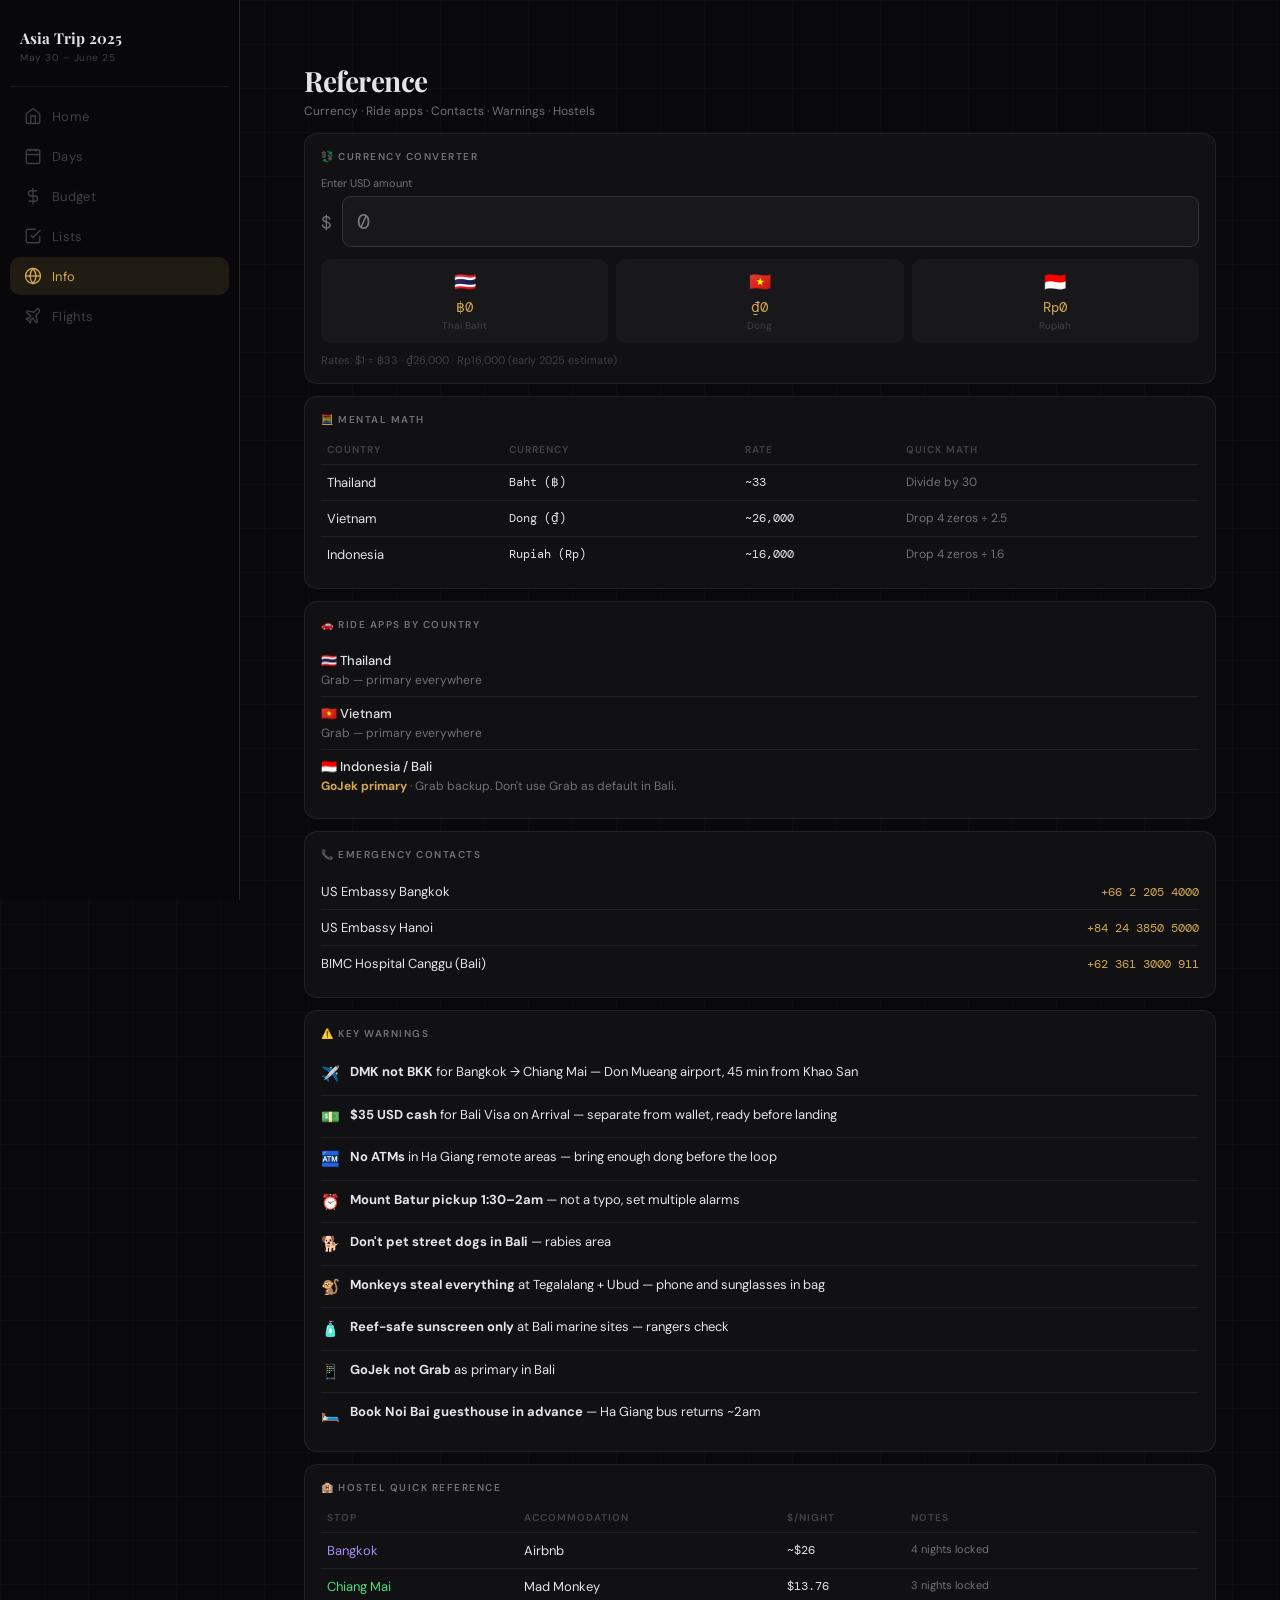
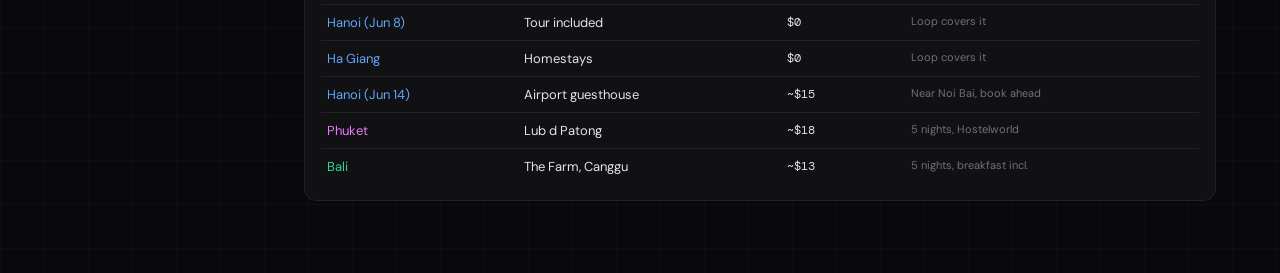
<file: reference.html>
<!DOCTYPE html>
<html lang="en">
<head>
<meta charset="UTF-8">
<meta name="viewport" content="width=device-width,initial-scale=1,maximum-scale=1,user-scalable=no">
<title>Reference — Asia Trip 2025</title>
<link rel="stylesheet" href="style.css">
</head>
<body>

<nav>
  <div class="nav-brand">
    <div class="nav-brand-title">Asia Trip 2025</div>
    <div class="nav-brand-sub">May 30 – June 25</div>
  </div>
  <a href="index.html" class="nav-btn">
    <svg viewBox="0 0 24 24" fill="none" stroke="currentColor" stroke-width="1.8"><path d="M3 9l9-7 9 7v11a2 2 0 01-2 2H5a2 2 0 01-2-2z"/><polyline points="9 22 9 12 15 12 15 22"/></svg>
    <span>Home</span>
  </a>
  <a href="itinerary.html" class="nav-btn">
    <svg viewBox="0 0 24 24" fill="none" stroke="currentColor" stroke-width="1.8"><rect x="3" y="4" width="18" height="18" rx="2"/><line x1="16" y1="2" x2="16" y2="6"/><line x1="8" y1="2" x2="8" y2="6"/><line x1="3" y1="10" x2="21" y2="10"/></svg>
    <span>Days</span>
  </a>
  <a href="budget.html" class="nav-btn">
    <svg viewBox="0 0 24 24" fill="none" stroke="currentColor" stroke-width="1.8"><line x1="12" y1="1" x2="12" y2="23"/><path d="M17 5H9.5a3.5 3.5 0 000 7h5a3.5 3.5 0 010 7H6"/></svg>
    <span>Budget</span>
  </a>
  <a href="lists.html" class="nav-btn">
    <svg viewBox="0 0 24 24" fill="none" stroke="currentColor" stroke-width="1.8"><polyline points="9 11 12 14 22 4"/><path d="M21 12v7a2 2 0 01-2 2H5a2 2 0 01-2-2V5a2 2 0 012-2h11"/></svg>
    <span>Lists</span>
  </a>
  <a href="reference.html" class="nav-btn active">
    <svg viewBox="0 0 24 24" fill="none" stroke="currentColor" stroke-width="1.8"><circle cx="12" cy="12" r="10"/><line x1="2" y1="12" x2="22" y2="12"/><path d="M12 2a15.3 15.3 0 014 10 15.3 15.3 0 01-4 10 15.3 15.3 0 01-4-10 15.3 15.3 0 014-10z"/></svg>
    <span>Info</span>
  </a>
  <a href="flights.html" class="nav-btn">
    <svg viewBox="0 0 24 24" fill="none" stroke="currentColor" stroke-width="1.8"><path d="M17.8 19.2L16 11l3.5-3.5C21 6 21 4 19.5 2.5S18 2 16.5 3.5L13 7 4.8 5.2c-.5-.1-.9.1-1.1.5l-.3.5c-.2.5-.1 1 .3 1.3L9 12l-2 3H4l-1 1 3 2 2 3 1-1v-3l3-2 3.5 5.3c.3.4.8.5 1.3.3l.5-.3c.3-.2.4-.6.5-1.1z"/></svg>
    <span>Flights</span>
  </a>
</nav>

<main>
  <div class="sec-head">
    <div class="sec-title serif">Reference</div>
    <div class="sec-sub">Currency · Ride apps · Contacts · Warnings · Hostels</div>
  </div>

  <!-- Currency Converter -->
  <div class="ref-card">
    <div class="ref-title">💱 Currency Converter</div>
    <div class="conv-label">Enter USD amount</div>
    <div class="conv-input-wrap">
      <span class="conv-prefix">$</span>
      <input type="number" class="conv-input" id="usd-in" placeholder="0" oninput="convert()">
    </div>
    <div class="conv-results">
      <div class="conv-result">
        <div class="conv-result-flag">🇹🇭</div>
        <div class="conv-result-val" id="thb">฿0</div>
        <div class="conv-result-label">Thai Baht</div>
      </div>
      <div class="conv-result">
        <div class="conv-result-flag">🇻🇳</div>
        <div class="conv-result-val" id="vnd">₫0</div>
        <div class="conv-result-label">Dong</div>
      </div>
      <div class="conv-result">
        <div class="conv-result-flag">🇮🇩</div>
        <div class="conv-result-val" id="idr">Rp0</div>
        <div class="conv-result-label">Rupiah</div>
      </div>
    </div>
    <div style="margin-top:10px;font-size:11px;color:var(--text-muted)">Rates: $1 = ฿33 · ₫26,000 · Rp16,000 (early 2025 estimate)</div>
  </div>

  <!-- Mental Math -->
  <div class="ref-card">
    <div class="ref-title">🧮 Mental Math</div>
    <table class="ref-table">
      <tr><th>Country</th><th>Currency</th><th>Rate</th><th>Quick Math</th></tr>
      <tr><td>Thailand</td><td class="mono-cell">Baht (฿)</td><td class="mono-cell">~33</td><td style="font-size:12px;color:var(--text-dim)">Divide by 30</td></tr>
      <tr><td>Vietnam</td><td class="mono-cell">Dong (₫)</td><td class="mono-cell">~26,000</td><td style="font-size:12px;color:var(--text-dim)">Drop 4 zeros ÷ 2.5</td></tr>
      <tr><td>Indonesia</td><td class="mono-cell">Rupiah (Rp)</td><td class="mono-cell">~16,000</td><td style="font-size:12px;color:var(--text-dim)">Drop 4 zeros ÷ 1.6</td></tr>
    </table>
  </div>

  <!-- Ride Apps -->
  <div class="ref-card">
    <div class="ref-title">🚗 Ride Apps by Country</div>
    <div class="country-block"><div class="country-name">🇹🇭 Thailand</div><div class="country-app">Grab — primary everywhere</div></div>
    <div class="country-block"><div class="country-name">🇻🇳 Vietnam</div><div class="country-app">Grab — primary everywhere</div></div>
    <div class="country-block"><div class="country-name">🇮🇩 Indonesia / Bali</div><div class="country-app"><strong style="color:var(--gold)">GoJek primary</strong> · Grab backup. Don't use Grab as default in Bali.</div></div>
  </div>

  <!-- Emergency Contacts -->
  <div class="ref-card">
    <div class="ref-title">📞 Emergency Contacts</div>
    <div class="contact-row"><span class="contact-lbl">US Embassy Bangkok</span><a href="tel:+6622054000" class="contact-num">+66 2 205 4000</a></div>
    <div class="contact-row"><span class="contact-lbl">US Embassy Hanoi</span><a href="tel:+842438505000" class="contact-num">+84 24 3850 5000</a></div>
    <div class="contact-row"><span class="contact-lbl">BIMC Hospital Canggu (Bali)</span><a href="tel:+623613000911" class="contact-num">+62 361 3000 911</a></div>
  </div>

  <!-- Key Warnings -->
  <div class="ref-card">
    <div class="ref-title">⚠️ Key Warnings</div>
    <div class="warn-item"><span class="warn-icon">✈️</span><span class="warn-text"><strong>DMK not BKK</strong> for Bangkok → Chiang Mai — Don Mueang airport, 45 min from Khao San</span></div>
    <div class="warn-item"><span class="warn-icon">💵</span><span class="warn-text"><strong>$35 USD cash</strong> for Bali Visa on Arrival — separate from wallet, ready before landing</span></div>
    <div class="warn-item"><span class="warn-icon">🏧</span><span class="warn-text"><strong>No ATMs</strong> in Ha Giang remote areas — bring enough dong before the loop</span></div>
    <div class="warn-item"><span class="warn-icon">⏰</span><span class="warn-text"><strong>Mount Batur pickup 1:30–2am</strong> — not a typo, set multiple alarms</span></div>
    <div class="warn-item"><span class="warn-icon">🐕</span><span class="warn-text"><strong>Don't pet street dogs in Bali</strong> — rabies area</span></div>
    <div class="warn-item"><span class="warn-icon">🐒</span><span class="warn-text"><strong>Monkeys steal everything</strong> at Tegalalang + Ubud — phone and sunglasses in bag</span></div>
    <div class="warn-item"><span class="warn-icon">🧴</span><span class="warn-text"><strong>Reef-safe sunscreen only</strong> at Bali marine sites — rangers check</span></div>
    <div class="warn-item"><span class="warn-icon">📱</span><span class="warn-text"><strong>GoJek not Grab</strong> as primary in Bali</span></div>
    <div class="warn-item"><span class="warn-icon">🛏️</span><span class="warn-text"><strong>Book Noi Bai guesthouse in advance</strong> — Ha Giang bus returns ~2am</span></div>
  </div>

  <!-- Hostel Reference -->
  <div class="ref-card">
    <div class="ref-title">🏨 Hostel Quick Reference</div>
    <table class="ref-table">
      <tr><th>Stop</th><th>Accommodation</th><th>$/night</th><th>Notes</th></tr>
      <tr><td style="color:#a78bfa">Bangkok</td><td>Airbnb</td><td class="mono-cell">~$26</td><td style="font-size:11px;color:var(--text-dim)">4 nights locked</td></tr>
      <tr><td style="color:#4ade80">Chiang Mai</td><td>Mad Monkey</td><td class="mono-cell">$13.76</td><td style="font-size:11px;color:var(--text-dim)">3 nights locked</td></tr>
      <tr><td style="color:#60a5fa">Hanoi (Jun 8)</td><td>Tour included</td><td class="mono-cell">$0</td><td style="font-size:11px;color:var(--text-dim)">Loop covers it</td></tr>
      <tr><td style="color:#60a5fa">Ha Giang</td><td>Homestays</td><td class="mono-cell">$0</td><td style="font-size:11px;color:var(--text-dim)">Loop covers it</td></tr>
      <tr><td style="color:#60a5fa">Hanoi (Jun 14)</td><td>Airport guesthouse</td><td class="mono-cell">~$15</td><td style="font-size:11px;color:var(--text-dim)">Near Noi Bai, book ahead</td></tr>
      <tr><td style="color:#e879f9">Phuket</td><td>Lub d Patong</td><td class="mono-cell">~$18</td><td style="font-size:11px;color:var(--text-dim)">5 nights, Hostelworld</td></tr>
      <tr><td style="color:#34d399">Bali</td><td>The Farm, Canggu</td><td class="mono-cell">~$13</td><td style="font-size:11px;color:var(--text-dim)">5 nights, breakfast incl.</td></tr>
    </table>
  </div>
</main>

<script>
function convert() {
  const usd = parseFloat(document.getElementById('usd-in').value) || 0;
  const fmt = (n, sym) => n >= 1000000 ? sym+(n/1000000).toFixed(2)+'M' : sym+Math.round(n).toLocaleString();
  document.getElementById('thb').textContent = fmt(usd * 33, '฿');
  document.getElementById('vnd').textContent = fmt(usd * 26000, '₫');
  document.getElementById('idr').textContent = fmt(usd * 16000, 'Rp');
}
</script>
</body>
</html>
</file>
<file: style.css>
@import url('https://fonts.googleapis.com/css2?family=Playfair+Display:ital,wght@0,400;0,700;1,400&family=DM+Mono:wght@400;500&family=DM+Sans:wght@300;400;500;700&display=swap');

:root{--bg:#09090b;--bg2:#111113;--bg3:#18181b;--border:rgba(255,255,255,0.07);--border2:rgba(255,255,255,0.12);--gold:#d4a853;--gold-dim:rgba(212,168,83,0.12);--gold-border:rgba(212,168,83,0.3);--text:#e4e4e7;--text-dim:#71717a;--text-muted:#3f3f46;--nav-w:220px}
*{box-sizing:border-box;margin:0;padding:0;-webkit-tap-highlight-color:transparent}
body{background:var(--bg);color:var(--text);font-family:'DM Sans',sans-serif;min-height:100vh;background-image:linear-gradient(rgba(255,255,255,0.018) 1px,transparent 1px),linear-gradient(90deg,rgba(255,255,255,0.018) 1px,transparent 1px);background-size:44px 44px}
a{text-decoration:none}
button,input{font-family:inherit;cursor:pointer}

/* ── NAV MOBILE BOTTOM BAR ── */
nav{position:fixed;bottom:0;left:0;right:0;z-index:200;background:rgba(9,9,11,0.97);backdrop-filter:blur(24px);-webkit-backdrop-filter:blur(24px);border-top:1px solid var(--border2);display:flex;padding-bottom:env(safe-area-inset-bottom,0px)}
.nav-brand{display:none}
.nav-btn{flex:1;display:flex;flex-direction:column;align-items:center;gap:3px;padding:10px 2px 8px;color:var(--text-muted);font-size:9.5px;letter-spacing:0.3px;transition:color 0.2s;min-width:0;background:none;border:none}
.nav-btn.active{color:var(--gold)}
.nav-btn svg{width:20px;height:20px;flex-shrink:0}
.nav-btn span{font-size:9.5px}

/* ── MAIN ── */
main{padding:0 16px 88px;max-width:720px;margin:0 auto}

/* ── PAGE FADE IN ── */
main{animation:fadeIn 0.2s ease}
@keyframes fadeIn{from{opacity:0;transform:translateY(6px)}to{opacity:1;transform:translateY(0)}}

/* ── DESKTOP SIDEBAR ── */
@media(min-width:768px){
  body{padding-left:var(--nav-w)}
  nav{position:fixed;top:0;left:0;bottom:0;right:auto;width:var(--nav-w);flex-direction:column;border-top:none;border-right:1px solid var(--border2);padding:28px 10px 20px;gap:2px;align-items:stretch;overflow-y:auto}
  .nav-brand{display:block;padding:0 10px 22px;border-bottom:1px solid var(--border);margin-bottom:8px}
  .nav-brand-title{font-family:'Playfair Display',serif;font-size:15px;color:var(--text);font-weight:700}
  .nav-brand-sub{font-size:10px;color:var(--text-muted);margin-top:3px;letter-spacing:0.5px}
  .nav-btn{flex-direction:row;gap:10px;width:100%;border-radius:10px;padding:10px 14px;justify-content:flex-start;font-size:13px;flex:none;text-align:left}
  .nav-btn span{font-size:13px}
  .nav-btn.active{background:var(--gold-dim);color:var(--gold)}
  .nav-btn svg{width:18px;height:18px}
  main{max-width:none;margin:0;padding:36px 48px 48px}
  .stats-grid{grid-template-columns:repeat(4,1fr)!important}
}
@media(min-width:1100px){:root{--nav-w:240px}main{padding:40px 64px 60px}}

/* ── TYPOGRAPHY ── */
.serif{font-family:'Playfair Display',serif}
.mono{font-family:'DM Mono',monospace}
.gold{color:var(--gold)}
.dim{color:var(--text-dim)}

/* ── CARDS ── */
.card{background:var(--bg2);border:1px solid var(--border);border-radius:14px;padding:16px;margin-bottom:12px}
.sec-head{padding:22px 0 14px}
.sec-title{font-family:'Playfair Display',serif;font-size:28px;font-weight:700;letter-spacing:-0.5px}
.sec-sub{font-size:12px;color:var(--text-dim);margin-top:4px}
.section-lbl{font-size:10px;font-weight:600;text-transform:uppercase;letter-spacing:1.5px;color:var(--text-dim);margin-bottom:11px}
.divider{height:1px;background:var(--border);margin:12px 0}

/* ── HOME ── */
.home-hero{text-align:center;padding:28px 0 16px}
.home-title{font-family:'Playfair Display',serif;font-size:34px;font-weight:700;letter-spacing:-0.5px}
.home-dates{font-size:11px;letter-spacing:2.5px;text-transform:uppercase;color:var(--text-dim);margin-top:6px}
.countdown-card{background:var(--bg2);border:1px solid var(--gold-border);border-radius:16px;padding:28px 20px;text-align:center;margin:14px 0}
.cd-label{font-size:10px;text-transform:uppercase;letter-spacing:2px;color:var(--text-dim);margin-bottom:8px}
.cd-number{font-family:'DM Mono',monospace;font-size:64px;font-weight:500;color:var(--gold);line-height:1;text-shadow:0 0 50px rgba(212,168,83,0.2)}
.cd-unit{font-size:13px;color:var(--text-dim);margin-top:8px}
.stats-grid{display:grid;grid-template-columns:1fr 1fr;gap:10px;margin-bottom:12px}
.stat-box{background:var(--bg2);border:1px solid var(--border);border-radius:12px;padding:16px}
.stat-lbl{font-size:10px;text-transform:uppercase;letter-spacing:1px;color:var(--text-dim);margin-bottom:6px}
.stat-val{font-family:'DM Mono',monospace;font-size:22px;color:var(--gold)}
.stat-sub{font-size:11px;color:var(--text-muted);margin-top:3px}
.stop-strip{display:flex;gap:8px;overflow-x:auto;padding:4px 0 8px;scrollbar-width:none}
.stop-strip::-webkit-scrollbar{display:none}
.stop-pill{flex-shrink:0;padding:6px 14px;border-radius:20px;font-size:12px;font-weight:500;border:1px solid}
.today-card{background:var(--bg2);border:1px solid var(--border);border-radius:14px;overflow:hidden;margin-bottom:12px}
.today-img{width:100%;height:180px;object-fit:cover;display:block}
.today-img-wrap{position:relative}
.today-img-overlay{position:absolute;bottom:0;left:0;right:0;padding:10px 14px 12px;background:linear-gradient(transparent,rgba(9,9,11,0.9))}
.today-inner{padding:14px}
.today-item{font-size:13px;color:var(--text-dim);padding:5px 0;border-bottom:1px solid var(--border);line-height:1.5}
.today-item:last-child{border-bottom:none}

/* ── ITINERARY ── */
.filter-row{display:flex;gap:7px;overflow-x:auto;padding:4px 0 12px;scrollbar-width:none}
.filter-row::-webkit-scrollbar{display:none}
.ftab{flex-shrink:0;padding:5px 13px;border-radius:20px;font-size:12px;font-weight:500;background:var(--bg2);border:1px solid var(--border);color:var(--text-dim);cursor:pointer;transition:all 0.2s}
.ftab.active{background:var(--gold-dim);border-color:var(--gold-border);color:var(--gold)}
.day-card{background:var(--bg2);border:1px solid var(--border);border-radius:12px;overflow:hidden;margin-bottom:9px}
.day-header{display:flex;align-items:center;gap:12px;padding:13px 15px;cursor:pointer;transition:background 0.15s;user-select:none}
.day-header:hover{background:rgba(255,255,255,0.02)}
.day-num{font-family:'DM Mono',monospace;font-size:10px;color:var(--text-muted);width:28px;flex-shrink:0;line-height:1.3}
.day-dot{width:9px;height:9px;border-radius:50%;flex-shrink:0}
.day-info{flex:1;min-width:0}
.day-date{font-size:13px;font-weight:500}
.day-title{font-size:11px;color:var(--text-dim);margin-top:2px;white-space:nowrap;overflow:hidden;text-overflow:ellipsis}
.day-chevron{color:var(--text-muted);transition:transform 0.2s;flex-shrink:0}
.day-card.open .day-chevron{transform:rotate(180deg)}
.day-body{display:none;border-top:1px solid var(--border)}
.day-card.open .day-body{display:block}
.day-photo{width:100%;height:200px;object-fit:cover;display:block}
.day-body-content{padding:14px 15px}
.act-list{list-style:none}
.act-list li{font-size:13px;color:var(--text);padding:6px 0;border-bottom:1px solid var(--border);line-height:1.55;display:flex;gap:8px}
.act-list li:last-child{border-bottom:none}
.act-list li::before{content:'·';color:var(--text-muted);flex-shrink:0}
.note-box{background:rgba(212,168,83,0.07);border:1px solid rgba(212,168,83,0.18);border-radius:9px;padding:10px 12px;margin-top:11px;font-size:12px;color:#c9a55a;line-height:1.6}
.note-box strong{color:var(--gold)}

/* ── BUDGET ── */
.budget-overview{background:var(--bg2);border:1px solid var(--gold-border);border-radius:14px;padding:18px;margin-bottom:14px}
.bo-row{display:flex;justify-content:space-between;align-items:baseline;margin-bottom:6px}
.bo-label{font-size:12px;color:var(--text-dim)}
.bo-val{font-family:'DM Mono',monospace;font-size:15px}
.progress-bar{height:5px;border-radius:3px;background:var(--bg3);overflow:hidden;margin:10px 0 4px}
.progress-fill{height:100%;border-radius:3px;background:var(--gold);transition:width 0.5s ease}
.progress-pct{font-family:'DM Mono',monospace;font-size:11px;color:var(--text-dim);text-align:right}
.stop-budget{background:var(--bg2);border:1px solid var(--border);border-radius:13px;overflow:hidden;margin-bottom:10px}
.sb-header{display:flex;align-items:center;justify-content:space-between;padding:14px 16px;cursor:pointer;transition:background 0.15s}
.sb-header:hover{background:rgba(255,255,255,0.02)}
.sb-name{font-size:14px;font-weight:500}
.sb-actual{font-family:'DM Mono',monospace;font-size:13px;color:var(--gold)}
.sb-body{display:none;border-top:1px solid var(--border);padding:12px 16px}
.stop-budget.open .sb-body{display:block}
.stop-budget.open .sb-chevron{transform:rotate(180deg)}
.sb-chevron{color:var(--text-muted);transition:transform 0.2s;margin-left:8px;flex-shrink:0}
.cat-row{display:flex;justify-content:space-between;align-items:center;padding:8px 0;border-bottom:1px solid var(--border)}
.cat-row:last-child{border-bottom:none}
.cat-lbl{font-size:12px;color:var(--text-dim);display:flex;align-items:center;gap:6px}
.cat-right{display:flex;align-items:center;gap:8px}
.cat-planned{font-family:'DM Mono',monospace;font-size:11px;color:var(--text-muted)}
.cat-input{background:var(--bg3);border:1px solid var(--border);border-radius:7px;color:var(--text);font-family:'DM Mono',monospace;font-size:12px;width:70px;padding:5px 8px;text-align:right;transition:border-color 0.2s}
.cat-input:focus{outline:none;border-color:var(--gold-border)}
.cat-input::placeholder{color:var(--text-muted)}
.fl-row{display:flex;justify-content:space-between;align-items:center;padding:8px 0;border-bottom:1px solid var(--border);font-size:13px}
.fl-row:last-child{border-bottom:none}
.fl-route{color:var(--text-dim);font-family:'DM Mono',monospace;font-size:12px}
.fl-cost{font-family:'DM Mono',monospace;color:var(--gold)}

/* ── LISTS ── */
.list-tabs{display:flex;gap:8px;margin-bottom:16px}
.list-tab{flex:1;padding:9px;border-radius:10px;background:var(--bg2);border:1px solid var(--border);color:var(--text-dim);font-size:13px;font-weight:500;text-align:center;transition:all 0.2s;cursor:pointer}
.list-tab.active{background:var(--gold-dim);border-color:var(--gold-border);color:var(--gold)}
.progress-header{display:flex;justify-content:space-between;align-items:center;margin-bottom:14px}
.prog-label{font-size:12px;color:var(--text-dim)}
.prog-count{font-family:'DM Mono',monospace;font-size:13px;color:var(--gold)}
.cl-group{margin-bottom:18px}
.cl-group-title{font-size:10px;font-weight:600;text-transform:uppercase;letter-spacing:1.5px;color:var(--text-dim);margin-bottom:8px;padding-left:2px}
.cl-item{display:flex;align-items:flex-start;gap:11px;padding:10px 13px;background:var(--bg2);border:1px solid var(--border);border-radius:10px;margin-bottom:6px;cursor:pointer;transition:all 0.18s;user-select:none}
.cl-item:hover{background:var(--bg3)}
.cl-item.done{opacity:0.45}
.cl-item.done .cl-text{text-decoration:line-through;color:var(--text-muted)}
.checkbox{width:18px;height:18px;border:1.5px solid var(--border2);border-radius:5px;flex-shrink:0;margin-top:1px;display:flex;align-items:center;justify-content:center;transition:all 0.18s}
.cl-item.done .checkbox{background:var(--gold);border-color:var(--gold)}
.check-mark{display:none;font-size:11px;color:#09090b;font-weight:800}
.cl-item.done .check-mark{display:block}
.cl-text{font-size:13px;line-height:1.5;flex:1}

/* ── REFERENCE ── */
.ref-card{background:var(--bg2);border:1px solid var(--border);border-radius:13px;padding:16px;margin-bottom:12px}
.ref-title{font-size:10px;font-weight:600;text-transform:uppercase;letter-spacing:1.5px;color:var(--text-dim);margin-bottom:13px}
.ref-table{width:100%;border-collapse:collapse}
.ref-table th{font-size:10px;text-transform:uppercase;letter-spacing:1px;color:var(--text-muted);text-align:left;padding:4px 6px 8px}
.ref-table td{font-size:13px;padding:9px 6px;border-top:1px solid var(--border);vertical-align:top}
.ref-table .mono-cell{font-family:'DM Mono',monospace;font-size:12px}
.warn-item{display:flex;gap:10px;padding:9px 0;border-bottom:1px solid var(--border);line-height:1.5}
.warn-item:last-child{border-bottom:none}
.warn-icon{font-size:15px;flex-shrink:0;margin-top:1px}
.warn-text{font-size:13px}
.country-block{padding:8px 0;border-bottom:1px solid var(--border)}
.country-block:last-child{border-bottom:none}
.country-name{font-size:13px;font-weight:500;margin-bottom:3px}
.country-app{font-size:12px;color:var(--text-dim)}
.contact-row{display:flex;justify-content:space-between;align-items:center;padding:9px 0;border-bottom:1px solid var(--border)}
.contact-row:last-child{border-bottom:none}
.contact-lbl{font-size:13px}
.contact-num{font-family:'DM Mono',monospace;font-size:12px;color:var(--gold)}
.conv-label{font-size:11px;color:var(--text-dim);margin-bottom:6px}
.conv-input-wrap{display:flex;align-items:center;gap:10px;margin-bottom:12px}
.conv-prefix{font-family:'DM Mono',monospace;font-size:18px;color:var(--text-dim)}
.conv-input{background:var(--bg3);border:1px solid var(--border2);border-radius:9px;color:var(--text);font-family:'DM Mono',monospace;font-size:22px;width:100%;padding:10px 14px;transition:border-color 0.2s}
.conv-input:focus{outline:none;border-color:var(--gold-border)}
.conv-results{display:grid;grid-template-columns:1fr 1fr 1fr;gap:8px}
.conv-result{background:var(--bg3);border-radius:9px;padding:11px 10px;text-align:center}
.conv-result-flag{font-size:18px;margin-bottom:4px}
.conv-result-val{font-family:'DM Mono',monospace;font-size:14px;color:var(--gold)}
.conv-result-label{font-size:10px;color:var(--text-muted);margin-top:3px}

/* ── FLIGHTS ── */
.flight-card{background:var(--bg2);border:1px solid var(--border);border-radius:13px;padding:16px;margin-bottom:10px}
.flight-card.booked{border-color:rgba(74,222,128,0.18)}
.flight-card.tobook{border-color:rgba(251,191,36,0.18)}
.flight-top{display:flex;justify-content:space-between;align-items:flex-start;margin-bottom:12px}
.flight-route-row{display:flex;align-items:center;gap:8px}
.airport{font-family:'DM Mono',monospace;font-size:22px;font-weight:500}
.route-line{flex:1;height:1px;background:var(--border2);position:relative;min-width:24px}
.route-line::after{content:'▶';position:absolute;right:-5px;top:-7px;font-size:11px;color:var(--text-muted)}
.flight-status{display:inline-flex;align-items:center;padding:3px 10px;border-radius:20px;font-size:10px;font-weight:600;letter-spacing:0.5px;text-transform:uppercase;white-space:nowrap}
.st-booked{background:rgba(74,222,128,0.1);color:#4ade80;border:1px solid rgba(74,222,128,0.25)}
.st-tobook{background:rgba(251,191,36,0.1);color:#fbbf24;border:1px solid rgba(251,191,36,0.25)}
.flight-date{font-size:12px;color:var(--text-dim);margin-top:4px}
.flight-time{font-size:11px;color:var(--text-muted);margin-top:2px}
.flight-meta{display:flex;justify-content:space-between;align-items:center;font-size:12px;color:var(--text-dim)}
.flight-cost{font-family:'DM Mono',monospace;font-size:15px;color:var(--gold)}
.flights-total-card{background:var(--bg2);border:1px solid var(--gold-border);border-radius:13px;padding:16px;margin-bottom:10px;display:flex;justify-content:space-between;align-items:center}

/* ── UTIL ── */
.reset-btn{background:none;border:1px solid var(--border2);border-radius:8px;color:var(--text-muted);font-size:11px;padding:5px 12px;transition:all 0.2s;cursor:pointer}
.reset-btn:hover{border-color:var(--text-dim);color:var(--text-dim)}
</file>
